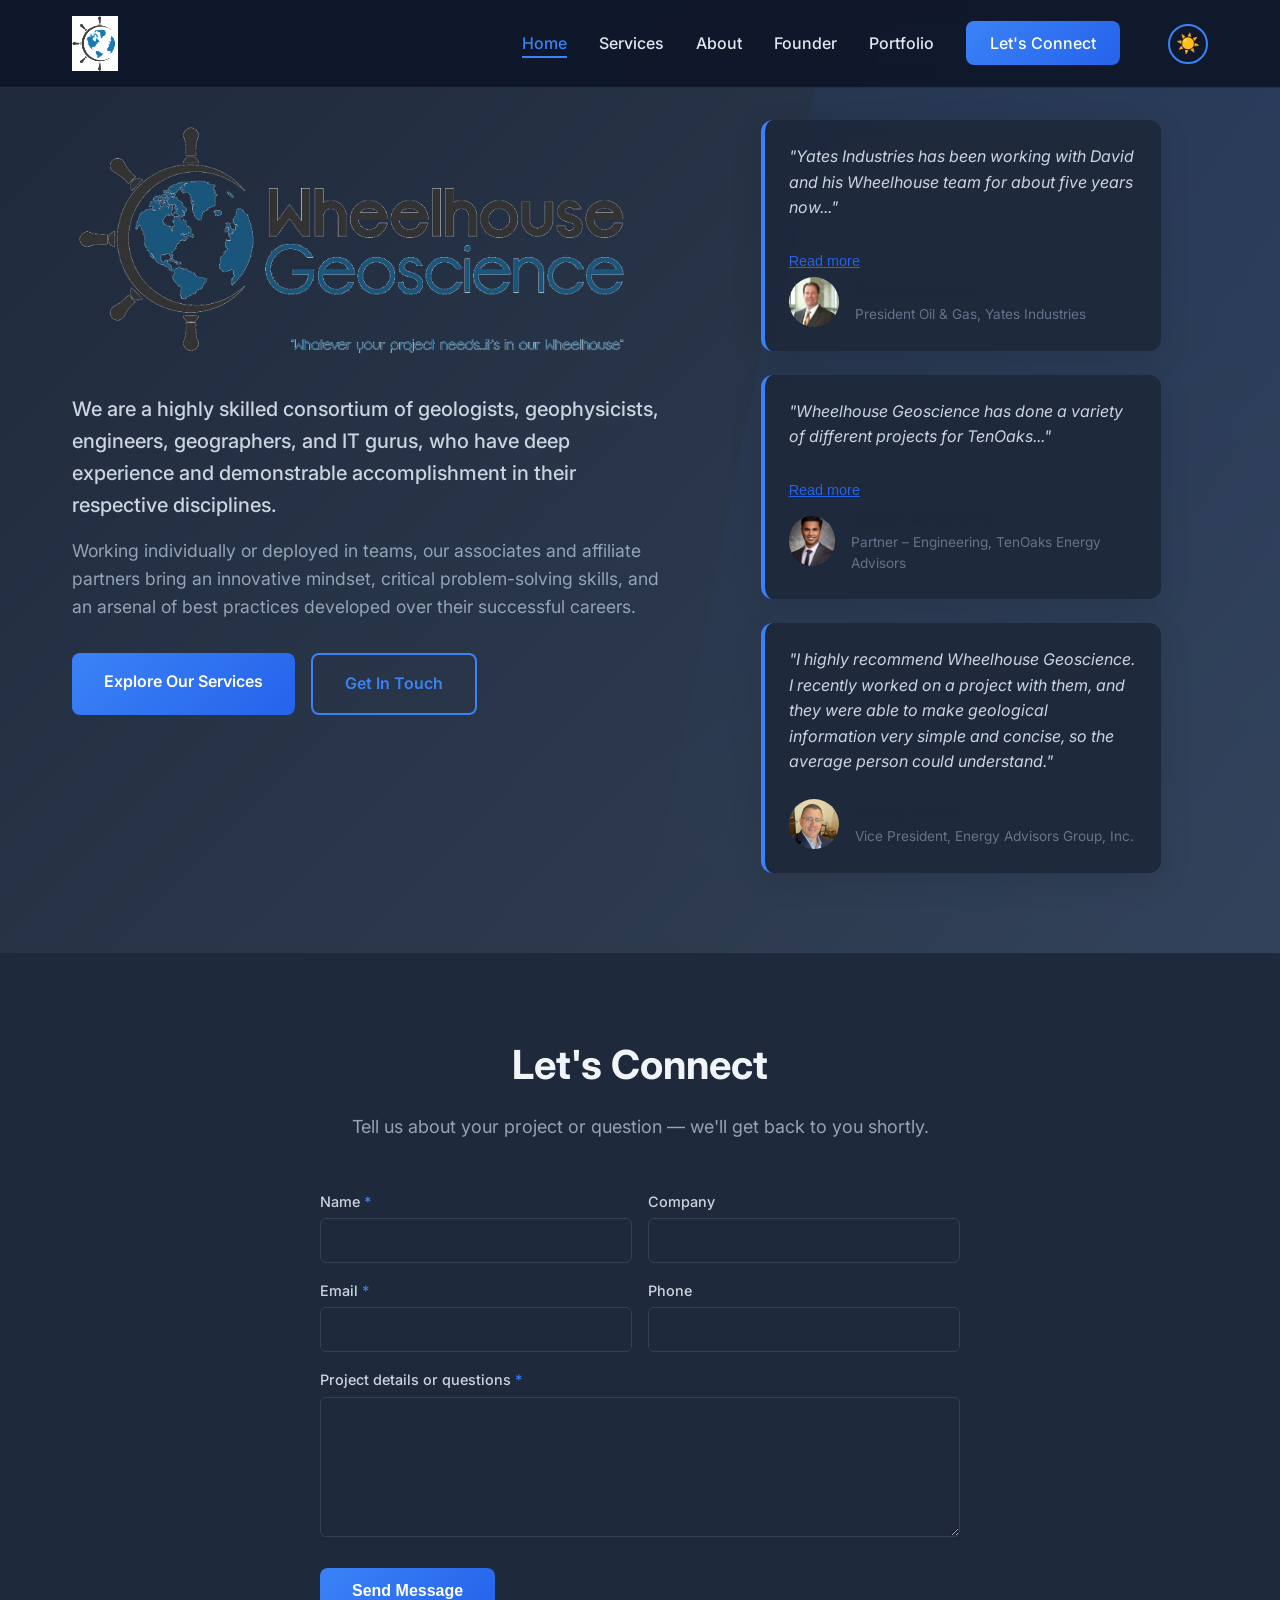
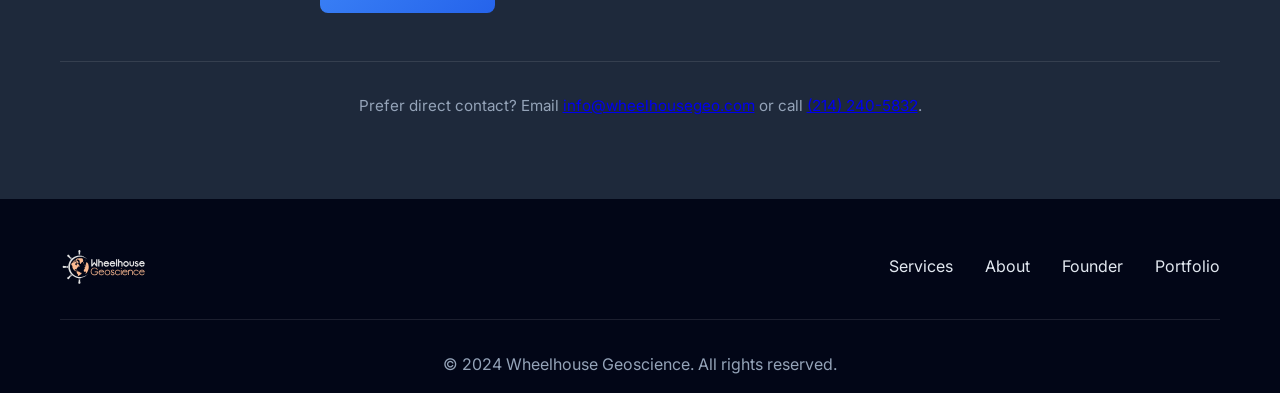
<file: index.html>
<!DOCTYPE html>
<html lang="en">
<head>
    <meta charset="UTF-8">
    <meta name="viewport" content="width=device-width, initial-scale=1.0">
    <title>Wheelhouse Geoscience - Professional Geoscience Consulting</title>
    <meta name="description" content="Wheelhouse Geoscience is a consortium of geologists, geophysicists, engineers, and geographers delivering professional geoscience consulting.">
    <meta property="og:type" content="website">
    <meta property="og:site_name" content="Wheelhouse Geoscience">
    <meta property="og:url" content="https://wheelhousegeo.com/">
    <meta property="og:title" content="Wheelhouse Geoscience - Professional Geoscience Consulting">
    <meta property="og:description" content="Whatever your project needs...it's in our Wheelhouse. A consortium of geoscientists, engineers, and IT experts.">
    <meta property="og:image" content="https://wheelhousegeo.com/newassets/Logo-Tagline_TransparentBackground.png">
    <meta property="og:image:alt" content="Wheelhouse Geoscience logo">
    <meta name="twitter:card" content="summary_large_image">
    <meta name="twitter:title" content="Wheelhouse Geoscience - Professional Geoscience Consulting">
    <meta name="twitter:description" content="Whatever your project needs...it's in our Wheelhouse.">
    <meta name="twitter:image" content="https://wheelhousegeo.com/newassets/Logo-Tagline_TransparentBackground.png">
    <link rel="stylesheet" href="styles.css">
    <link href="https://fonts.googleapis.com/css2?family=Inter:wght@300;400;500;600;700&display=swap" rel="stylesheet">
</head>
<body>
    <header class="header">
        <nav class="nav">
            <div class="nav-container">
                <div class="logo">
                    <a href="index.html"><img src="newassets/Logo_NoText.png" alt="Wheelhouse Geoscience" class="logo-img"></a>
                </div>
                
                <!-- Hamburger Menu Button -->
                <button class="hamburger" id="hamburger" aria-label="Toggle menu">
                    <span class="hamburger-line"></span>
                    <span class="hamburger-line"></span>
                    <span class="hamburger-line"></span>
                </button>
                
                <ul class="nav-menu" id="nav-menu">
                    <li><a href="index.html" class="nav-link active">Home</a></li>
                    <li><a href="services.html" class="nav-link">Services</a></li>
                    <li><a href="about.html" class="nav-link">About</a></li>
                    <li><a href="founder.html" class="nav-link">Founder</a></li>
                    <li><a href="portfolio.html" class="nav-link">Portfolio</a></li>
                    <li><a href="#contact" class="nav-link contact-btn">Let's Connect</a></li>
                    <li><button class="theme-toggle" id="theme-toggle" aria-label="Toggle dark mode">🌙</button></li>
                </ul>
            </div>
        </nav>
    </header>

    <main>
        <section class="hero">
            <div class="hero-container">
                <div class="hero-content">
                    <h1 class="hero-logo">
                        <img src="newassets/Logo-Tagline_TransparentBackground.png" alt="Wheelhouse Geoscience — Whatever your project needs, it's in our Wheelhouse" class="hero-logo-img">
                    </h1>
                    <p class="hero-subtitle">We are a highly skilled consortium of geologists, geophysicists, engineers, geographers, and IT gurus, who have deep experience and demonstrable accomplishment in their respective disciplines.</p>
                    <p class="hero-description">Working individually or deployed in teams, our associates and affiliate partners bring an innovative mindset, critical problem-solving skills, and an arsenal of best practices developed over their successful careers.</p>
                    <div class="hero-cta">
                        <a href="services.html" class="btn-primary">Explore Our Services</a>
                        <a href="#contact" class="btn-secondary">Get In Touch</a>
                    </div>
                </div>
                <div class="hero-testimonials">
                    <div class="testimonial-highlight expandable">
                        <blockquote class="testimonial-preview">"Yates Industries has been working with David and his Wheelhouse team for about five years now..."</blockquote>
                        <blockquote class="testimonial-full" style="display: none;">"Yates Industries has been working with David and his Wheelhouse team for about five years now. They have helped us with everything from reservoir characterization to operational planning to business development. That collaboration has had a positive, tangible impact on our organization. I wholeheartedly recommend Wheelhouse Geoscience to anyone who needs to leverage talent and experience to further their project's success."</blockquote>
                        <button class="read-more-btn">Read more</button>
                        <div class="testimonial-mini-author">
                            <img src="yates.jpeg" alt="Darrick Stallings" class="mini-author-photo">
                            <div>
                                <strong>Darrick Stallings</strong>
                                <p>President Oil & Gas, Yates Industries</p>
                            </div>
                        </div>
                    </div>
                    
                    <div class="testimonial-highlight expandable">
                        <blockquote class="testimonial-preview">"Wheelhouse Geoscience has done a variety of different projects for TenOaks..."</blockquote>
                        <blockquote class="testimonial-full" style="display: none;">"Wheelhouse Geoscience has done a variety of different projects for TenOaks. This includes well level work all the way to basin-wide field studies. Their attention to detail and the ability to meet tight deadlines has allowed TenOaks to maintain the high quality of standards that we have come to expect. They also have the ability to draw upon a deep bench of technical and geological knowledge that allows us to trust them with any of our geologic needs."</blockquote>
                        <button class="read-more-btn">Read more</button>
                        <div class="testimonial-mini-author">
                            <img src="ten_oaks.jpeg" alt="Jeevak Mattamana" class="mini-author-photo">
                            <div>
                                <strong>Jeevak Mattamana</strong>
                                <p>Partner – Engineering, TenOaks Energy Advisors</p>
                            </div>
                        </div>
                    </div>
                    
                    <div class="testimonial-highlight">
                        <blockquote>"I highly recommend Wheelhouse Geoscience. I recently worked on a project with them, and they were able to make geological information very simple and concise, so the average person could understand."</blockquote>
                        <div class="testimonial-mini-author">
                            <img src="energy_advisors_group.jpeg" alt="Wesley Adams" class="mini-author-photo">
                            <div>
                                <strong>Wesley Adams</strong>
                                <p>Vice President, Energy Advisors Group, Inc.</p>
                            </div>
                        </div>
                    </div>
                </div>
            </div>
        </section>



        <section id="contact" class="contact">
            <div class="container">
                <h2 class="section-title">Let's Connect</h2>
                <p class="section-subtitle">Tell us about your project or question — we'll get back to you shortly.</p>

                <form class="connect-form" action="https://formsubmit.co/info@wheelhousegeo.com" method="POST">
                    <input type="hidden" name="_subject" value="New inquiry from wheelhousegeo.com">
                    <input type="hidden" name="_template" value="table">
                    <input type="text" name="_honey" style="display:none" tabindex="-1" autocomplete="off">

                    <div class="form-row">
                        <div>
                            <label for="cf-name">Name <span class="required">*</span></label>
                            <input id="cf-name" type="text" name="Name" required>
                        </div>
                        <div>
                            <label for="cf-company">Company</label>
                            <input id="cf-company" type="text" name="Company">
                        </div>
                    </div>

                    <div class="form-row">
                        <div>
                            <label for="cf-email">Email <span class="required">*</span></label>
                            <input id="cf-email" type="email" name="Email" required>
                        </div>
                        <div>
                            <label for="cf-phone">Phone</label>
                            <input id="cf-phone" type="tel" name="Phone">
                        </div>
                    </div>

                    <div>
                        <label for="cf-message">Project details or questions <span class="required">*</span></label>
                        <textarea id="cf-message" name="Message" required></textarea>
                    </div>

                    <button type="submit">Send Message</button>
                </form>

                <div class="connect-direct">
                    Prefer direct contact? Email <a href="mailto:info@wheelhousegeo.com">info@wheelhousegeo.com</a> or call <a href="tel:+12142405832">(214) 240-5832</a>.
                </div>
            </div>
        </section>
    </main>

    <footer class="footer">
        <div class="container">
            <div class="footer-content">
                <div class="footer-logo">
                    <img src="logo/Wheelhouse Geoscience FF-01.svg" alt="Wheelhouse Geoscience" class="footer-logo-img">
                </div>
                <div class="footer-links">
                    <a href="services.html">Services</a>
                    <a href="about.html">About</a>
                    <a href="founder.html">Founder</a>
                    <a href="portfolio.html">Portfolio</a>
                </div>
            </div>
            <div class="footer-bottom">
                <p>&copy; 2024 Wheelhouse Geoscience. All rights reserved.</p>
            </div>
        </div>
    </footer>

    <script>
        // Theme toggle functionality
        document.addEventListener('DOMContentLoaded', function() {
            const themeToggle = document.getElementById('theme-toggle');
            const currentTheme = localStorage.getItem('theme') || 'dark';
            
            // Set initial theme
            document.documentElement.setAttribute('data-theme', currentTheme);
            themeToggle.textContent = currentTheme === 'dark' ? '☀️' : '🌙';
            
            themeToggle.addEventListener('click', function() {
                const currentTheme = document.documentElement.getAttribute('data-theme');
                const newTheme = currentTheme === 'dark' ? 'light' : 'dark';
                
                document.documentElement.setAttribute('data-theme', newTheme);
                localStorage.setItem('theme', newTheme);
                this.textContent = newTheme === 'dark' ? '☀️' : '🌙';
            });
            
            // Hamburger menu functionality
            const hamburger = document.getElementById('hamburger');
            const navMenu = document.getElementById('nav-menu');
            
            hamburger.addEventListener('click', function() {
                hamburger.classList.toggle('active');
                navMenu.classList.toggle('active');
                
                // Prevent body scroll when menu is open
                document.body.classList.toggle('nav-open');
            });
            
            // Close menu when clicking on nav links (for mobile)
            const navLinks = document.querySelectorAll('.nav-link');
            navLinks.forEach(link => {
                link.addEventListener('click', function() {
                    hamburger.classList.remove('active');
                    navMenu.classList.remove('active');
                    document.body.classList.remove('nav-open');
                });
            });
            
            // Close menu when clicking outside
            document.addEventListener('click', function(event) {
                const isClickInsideNav = navMenu.contains(event.target) || hamburger.contains(event.target);
                if (!isClickInsideNav && navMenu.classList.contains('active')) {
                    hamburger.classList.remove('active');
                    navMenu.classList.remove('active');
                    document.body.classList.remove('nav-open');
                }
            });
            
            // Read more functionality for testimonials
            const readMoreBtns = document.querySelectorAll('.read-more-btn');
            
            readMoreBtns.forEach(btn => {
                btn.addEventListener('click', function() {
                    const testimonial = this.closest('.testimonial-highlight');
                    const preview = testimonial.querySelector('.testimonial-preview');
                    const full = testimonial.querySelector('.testimonial-full');
                    
                    if (full.style.display === 'none') {
                        preview.style.display = 'none';
                        full.style.display = 'block';
                        this.textContent = 'Read less';
                    } else {
                        preview.style.display = 'block';
                        full.style.display = 'none';
                        this.textContent = 'Read more';
                    }
                });
            });
        });
    </script>
</body>
</html>
</file>
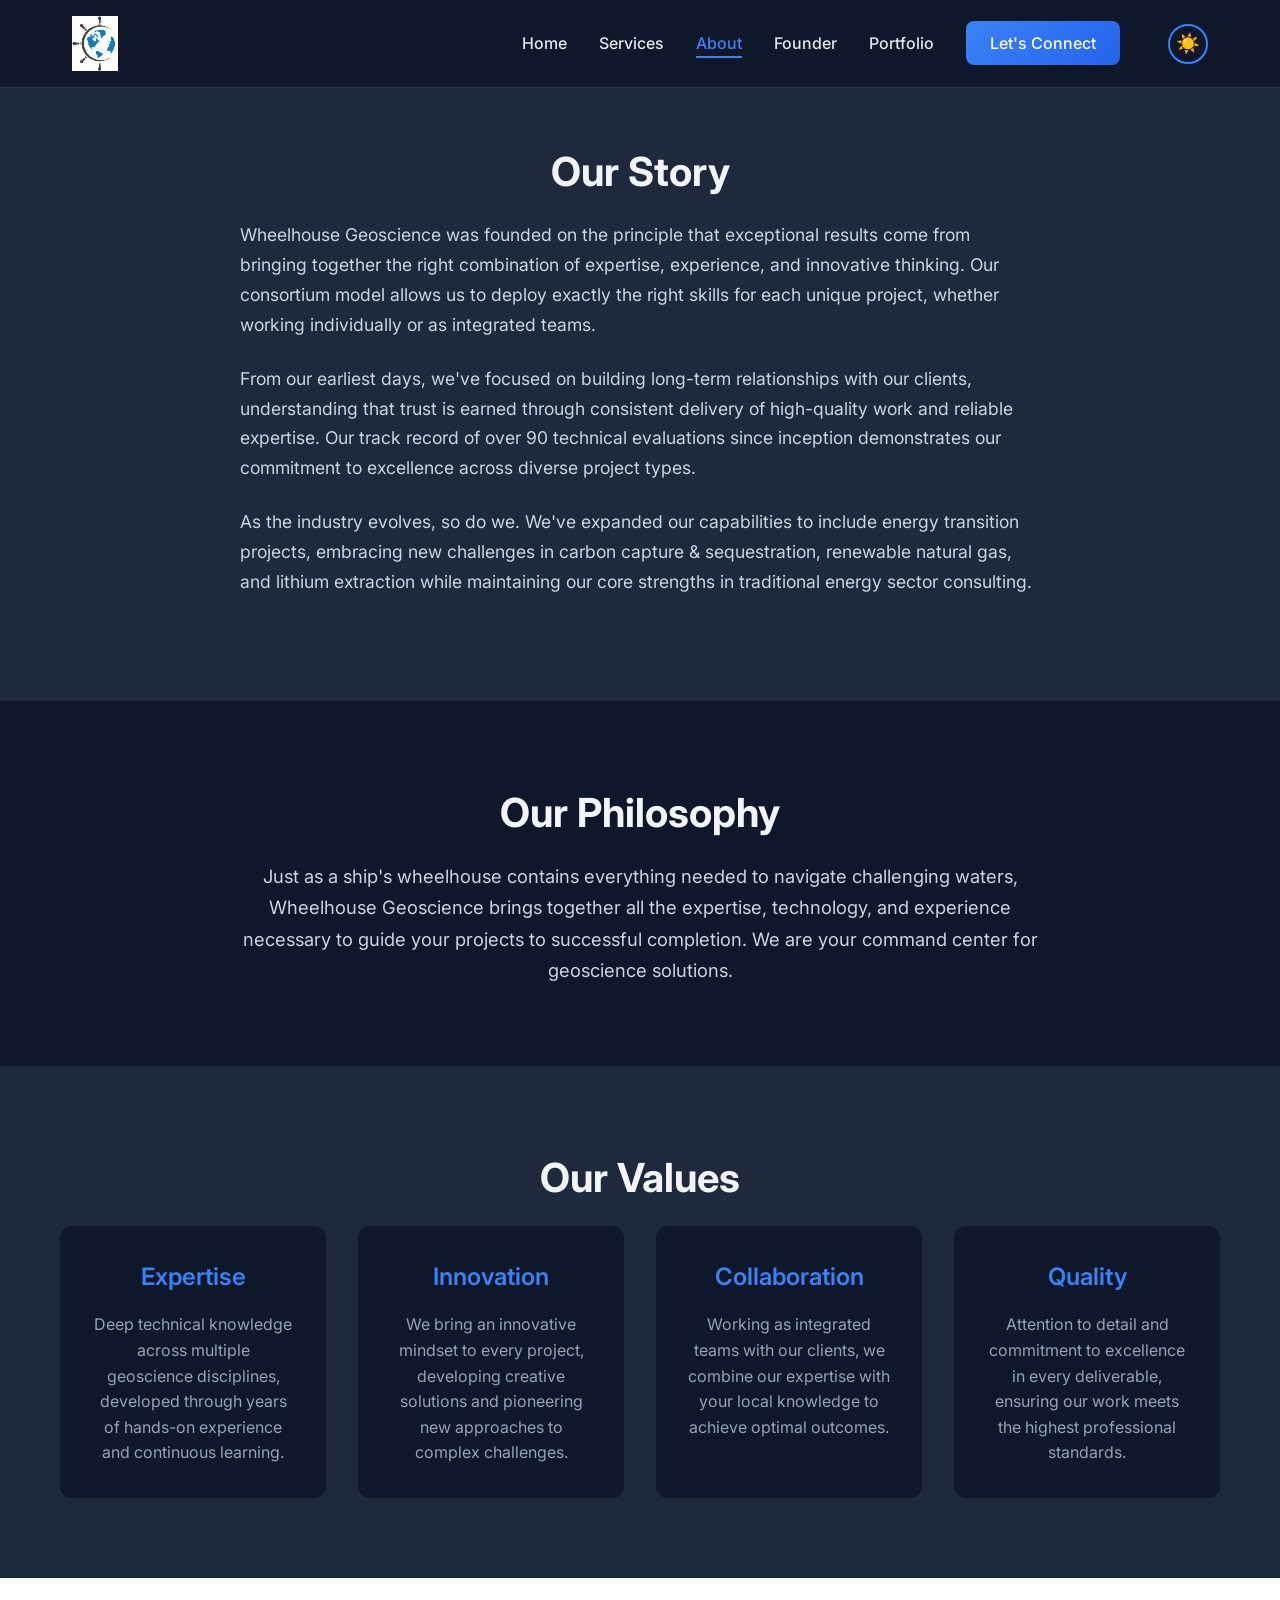
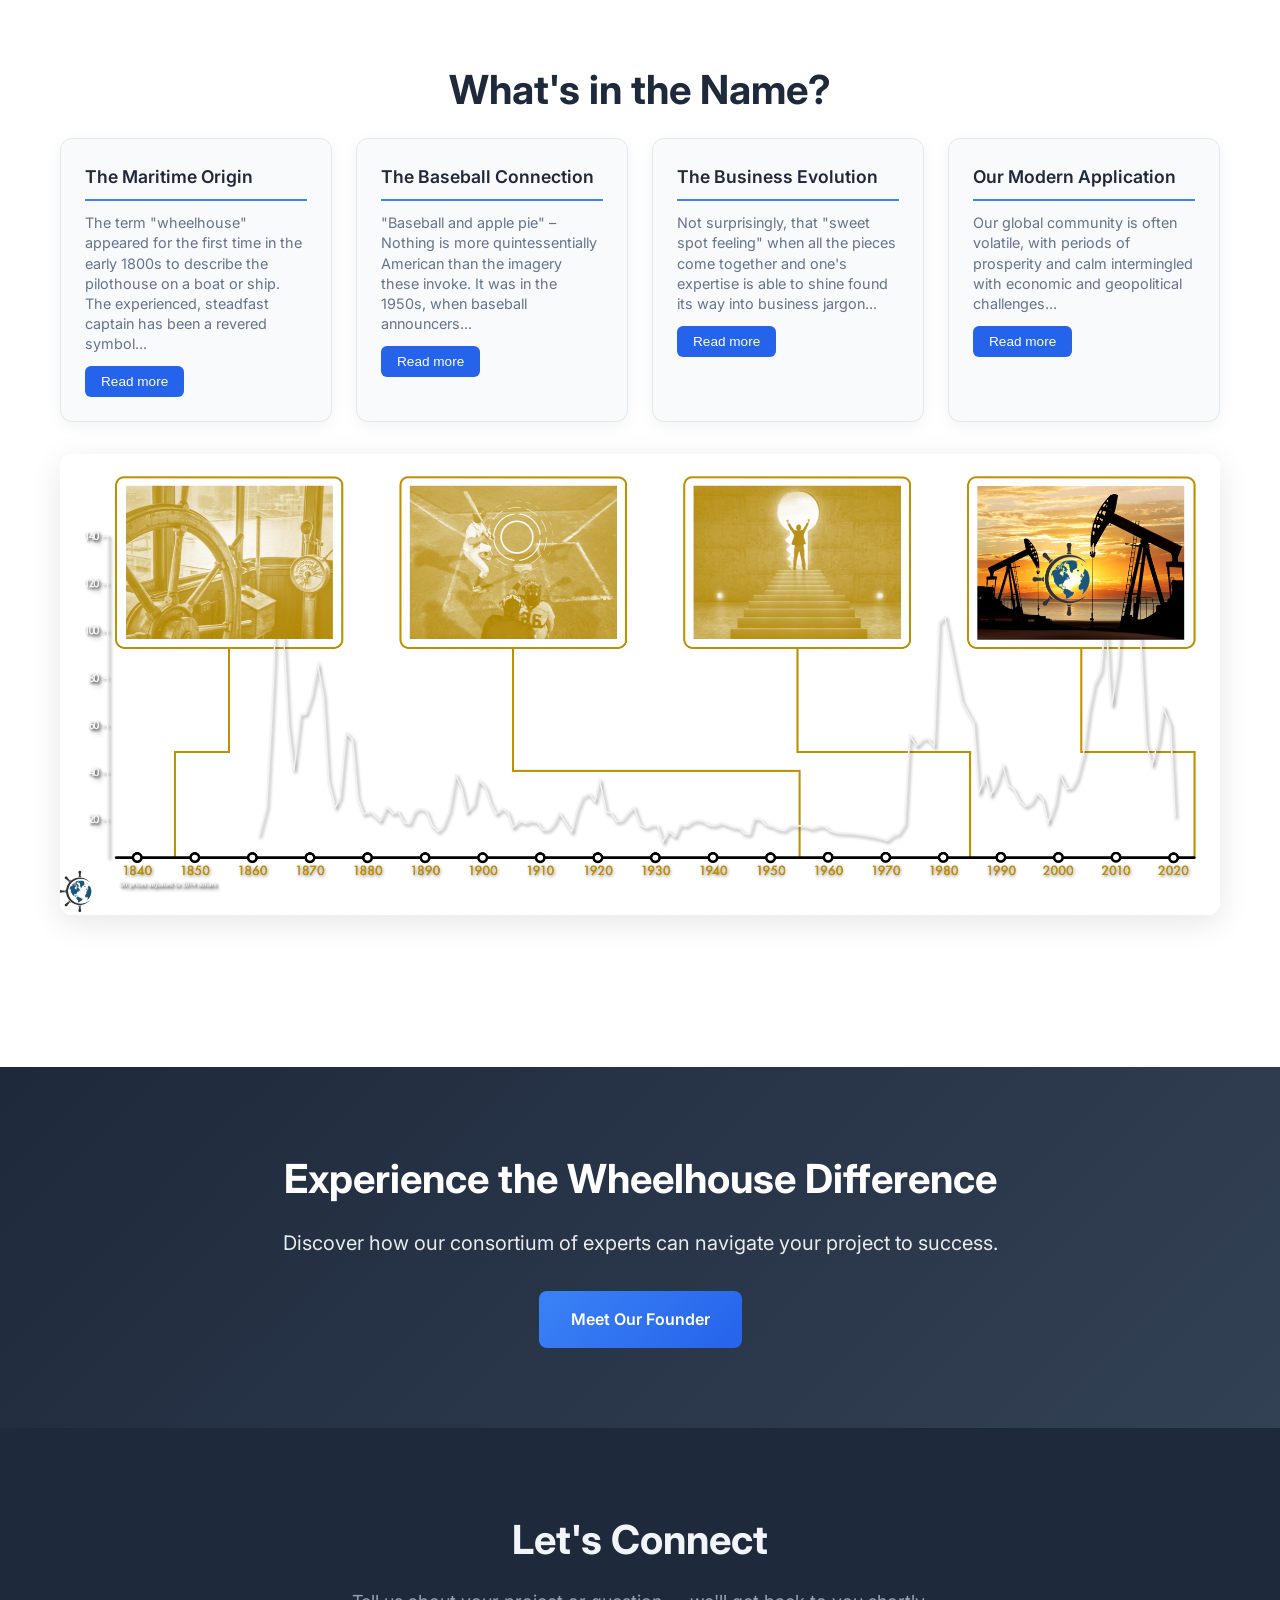
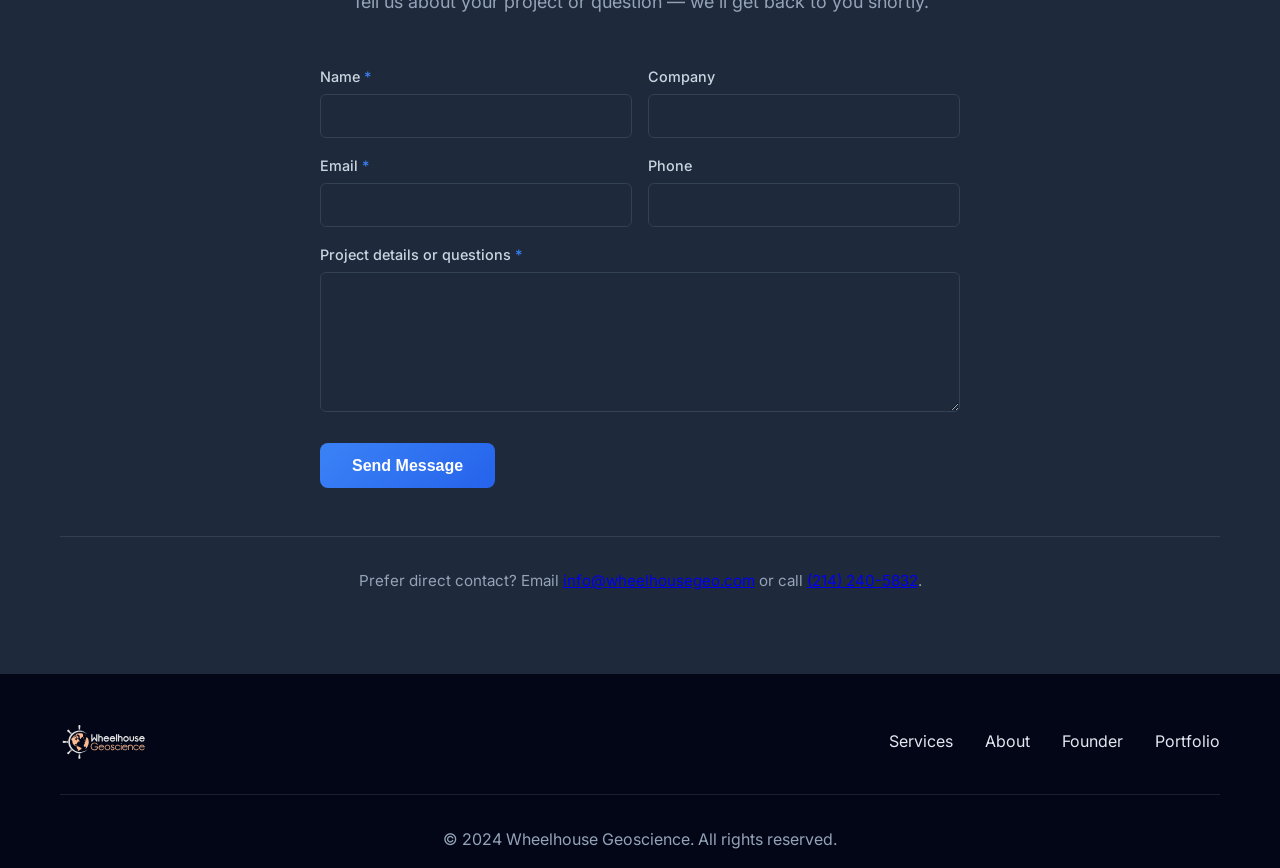
<file: about.html>
<!DOCTYPE html>
<html lang="en">
<head>
    <meta charset="UTF-8">
    <meta name="viewport" content="width=device-width, initial-scale=1.0">
    <title>About - Wheelhouse Geoscience</title>
    <meta name="description" content="Our philosophy — just as a ship's wheelhouse contains everything needed to navigate challenging waters, Wheelhouse Geoscience brings together the expertise to guide your projects to success.">
    <meta property="og:type" content="website">
    <meta property="og:site_name" content="Wheelhouse Geoscience">
    <meta property="og:url" content="https://wheelhousegeo.com/about.html">
    <meta property="og:title" content="About - Wheelhouse Geoscience">
    <meta property="og:description" content="Our philosophy and the story behind the name. Whatever your project needs...it's in our Wheelhouse.">
    <meta property="og:image" content="https://wheelhousegeo.com/newassets/Logo-Tagline_TransparentBackground.png">
    <meta property="og:image:alt" content="Wheelhouse Geoscience logo">
    <meta name="twitter:card" content="summary_large_image">
    <meta name="twitter:title" content="About - Wheelhouse Geoscience">
    <meta name="twitter:description" content="Our philosophy and the story behind the name.">
    <meta name="twitter:image" content="https://wheelhousegeo.com/newassets/Logo-Tagline_TransparentBackground.png">
    <link rel="stylesheet" href="styles.css">
    <link href="https://fonts.googleapis.com/css2?family=Inter:wght@300;400;500;600;700&display=swap" rel="stylesheet">
</head>
<body>
    <header class="header">
        <nav class="nav">
            <div class="nav-container">
                <div class="logo">
                    <a href="index.html"><img src="newassets/Logo_NoText.png" alt="Wheelhouse Geoscience" class="logo-img"></a>
                </div>
                
                <!-- Hamburger Menu Button -->
                <button class="hamburger" id="hamburger" aria-label="Toggle menu">
                    <span class="hamburger-line"></span>
                    <span class="hamburger-line"></span>
                    <span class="hamburger-line"></span>
                </button>
                
                <ul class="nav-menu" id="nav-menu">
                    <li><a href="index.html" class="nav-link">Home</a></li>
                    <li><a href="services.html" class="nav-link">Services</a></li>
                    <li><a href="about.html" class="nav-link active">About</a></li>
                    <li><a href="founder.html" class="nav-link">Founder</a></li>
                    <li><a href="portfolio.html" class="nav-link">Portfolio</a></li>
                    <li><a href="#contact" class="nav-link contact-btn">Let's Connect</a></li>
                    <li><button class="theme-toggle" id="theme-toggle" aria-label="Toggle dark mode">🌙</button></li>
                </ul>
            </div>
        </nav>
    </header>

    <main>
        <section class="about-story">
            <div class="container">
                <h2 class="section-title">Our Story</h2>
                <div class="story-content">
                    <p>Wheelhouse Geoscience was founded on the principle that exceptional results come from bringing together the right combination of expertise, experience, and innovative thinking. Our consortium model allows us to deploy exactly the right skills for each unique project, whether working individually or as integrated teams.</p>

                    <p>From our earliest days, we've focused on building long-term relationships with our clients, understanding that trust is earned through consistent delivery of high-quality work and reliable expertise. Our track record of over 90 technical evaluations since inception demonstrates our commitment to excellence across diverse project types.</p>

                    <p>As the industry evolves, so do we. We've expanded our capabilities to include energy transition projects, embracing new challenges in carbon capture & sequestration, renewable natural gas, and lithium extraction while maintaining our core strengths in traditional energy sector consulting.</p>
                </div>
            </div>
        </section>

        <section class="about-philosophy">
            <div class="container">
                <h2 class="section-title">Our Philosophy</h2>
                <div class="philosophy-content">
                    <p>Just as a ship's wheelhouse contains everything needed to navigate challenging waters, Wheelhouse Geoscience brings together all the expertise, technology, and experience necessary to guide your projects to successful completion. We are your command center for geoscience solutions.</p>
                </div>
            </div>
        </section>

        <section class="company-values">
            <div class="container">
                <h2 class="section-title">Our Values</h2>
                <div class="values-grid">
                    <div class="value-card">
                        <h3>Expertise</h3>
                        <p>Deep technical knowledge across multiple geoscience disciplines, developed through years of hands-on experience and continuous learning.</p>
                    </div>
                    <div class="value-card">
                        <h3>Innovation</h3>
                        <p>We bring an innovative mindset to every project, developing creative solutions and pioneering new approaches to complex challenges.</p>
                    </div>
                    <div class="value-card">
                        <h3>Collaboration</h3>
                        <p>Working as integrated teams with our clients, we combine our expertise with your local knowledge to achieve optimal outcomes.</p>
                    </div>
                    <div class="value-card">
                        <h3>Quality</h3>
                        <p>Attention to detail and commitment to excellence in every deliverable, ensuring our work meets the highest professional standards.</p>
                    </div>
                </div>
            </div>
        </section>

        <section class="about-name">
            <div class="container">
                <h2 class="section-title">What's in the Name?</h2>
                <div class="name-explanation">
                    <div class="timeline-boxes">
                        <div class="timeline-box">
                            <h4>The Maritime Origin</h4>
                            <p>The term "wheelhouse" appeared for the first time in the early 1800s to describe the pilothouse on a boat or ship. The experienced, steadfast captain has been a revered symbol...</p>
                            <button class="read-more-box-btn" data-modal-title="The Maritime Origin" data-modal-content="The term 'wheelhouse' appeared for the first time in the early 1800s to describe the pilothouse on a boat or ship. The experienced, steadfast captain has been a revered symbol in literature and lore for centuries. An example is the poem, 'O Captain! My Captain!,' by Walt Whitman, which is an ode to the great President Lincoln shortly after his death. Whitman admired Lincoln greatly and thought of him as the captain who had navigated America through some of its darkest, most treacherous seas. A passage from his poem captures this symbolism eloquently: 'The ship is anchor'd safe and sound, its voyage closed and done, From fearful trip the victor ship comes in with object won….'">Read more</button>
                        </div>
                        <div class="timeline-box">
                            <h4>The Baseball Connection</h4>
                            <p>"Baseball and apple pie" – Nothing is more quintessentially American than the imagery these invoke. It was in the 1950s, when baseball announcers...</p>
                            <button class="read-more-box-btn" data-modal-title="The Baseball Connection" data-modal-content="'Baseball and apple pie' – Nothing is more quintessentially American than the imagery these invoke. It was in the 1950s, when baseball announcers and reporters started referring to a batter's 'wheelhouse' as the area of the strike zone where a batter swings with the most power. Reporters also called this area the 'crush zone' and the 'kill zone'. In this fashion, the batter can tell from the moment the ball leaves the pitcher's hand that it's headed for his sweet spot…he knows in that moment that he's going to swing for the fences, connect, and score. That feeling, which can only come from experience and intuition, is bliss.">Read more</button>
                        </div>
                        <div class="timeline-box">
                            <h4>The Business Evolution</h4>
                            <p>Not surprisingly, that "sweet spot feeling" when all the pieces come together and one's expertise is able to shine found its way into business jargon...</p>
                            <button class="read-more-box-btn" data-modal-title="The Business Evolution" data-modal-content="Not surprisingly, that 'sweet spot feeling' when all the pieces come together and one's expertise is able to shine found its way into business jargon beginning in the 1980s. In this new, figurative sense, 'wheelhouse' means 'the field in which a person excels; one's strongest interest or ability.' (Oxford English Dictionary) Steadfast. Intuitive. Skilled. Experienced. These are the hallmarks that define us here at Wheelhouse Geoscience. When you place your project in our hands, rest assured we will deliver for you. After all, it's in our Wheelhouse.">Read more</button>
                        </div>
                        <div class="timeline-box">
                            <h4>Our Modern Application</h4>
                            <p>Our global community is often volatile, with periods of prosperity and calm intermingled with economic and geopolitical challenges...</p>
                            <button class="read-more-box-btn" data-modal-title="Our Modern Application" data-modal-content="Our global community is often volatile, with periods of prosperity and calm intermingled with economic and geopolitical challenges. Nowhere is this reflected more than in historical oil commodity prices, as shown here. In times of economic volatility, companies with vision see opportunity. Applying best-in-class expertise, they not only survive…they thrive. It's in that spirit that Wheelhouse Geoscience applies time-proven best practices while remaining on the cutting edge, allowing us to assist our clients to stand out and to prosper. So, what's in a name? Our reputation. Our promise.">Read more</button>
                        </div>
                    </div>
                    <div class="timeline-visual">
                        <img src="why_the_name.png" alt="Historical Timeline" class="timeline-img-full">
                    </div>
                </div>
            </div>
        </section>

        <section class="cta-section">
            <div class="container">
                <h2>Experience the Wheelhouse Difference</h2>
                <p>Discover how our consortium of experts can navigate your project to success.</p>
                <a href="founder.html" class="btn-primary">Meet Our Founder</a>
            </div>
        </section>

        <section id="contact" class="contact">
            <div class="container">
                <h2 class="section-title">Let's Connect</h2>
                <p class="section-subtitle">Tell us about your project or question — we'll get back to you shortly.</p>

                <form class="connect-form" action="https://formsubmit.co/info@wheelhousegeo.com" method="POST">
                    <input type="hidden" name="_subject" value="New inquiry from wheelhousegeo.com">
                    <input type="hidden" name="_template" value="table">
                    <input type="text" name="_honey" style="display:none" tabindex="-1" autocomplete="off">

                    <div class="form-row">
                        <div>
                            <label for="cf-name">Name <span class="required">*</span></label>
                            <input id="cf-name" type="text" name="Name" required>
                        </div>
                        <div>
                            <label for="cf-company">Company</label>
                            <input id="cf-company" type="text" name="Company">
                        </div>
                    </div>

                    <div class="form-row">
                        <div>
                            <label for="cf-email">Email <span class="required">*</span></label>
                            <input id="cf-email" type="email" name="Email" required>
                        </div>
                        <div>
                            <label for="cf-phone">Phone</label>
                            <input id="cf-phone" type="tel" name="Phone">
                        </div>
                    </div>

                    <div>
                        <label for="cf-message">Project details or questions <span class="required">*</span></label>
                        <textarea id="cf-message" name="Message" required></textarea>
                    </div>

                    <button type="submit">Send Message</button>
                </form>

                <div class="connect-direct">
                    Prefer direct contact? Email <a href="mailto:info@wheelhousegeo.com">info@wheelhousegeo.com</a> or call <a href="tel:+12142405832">(214) 240-5832</a>.
                </div>
            </div>
        </section>
    </main>

    <footer class="footer">
        <div class="container">
            <div class="footer-content">
                <div class="footer-logo">
                    <img src="logo/Wheelhouse Geoscience FF-01.svg" alt="Wheelhouse Geoscience" class="footer-logo-img">
                </div>
                <div class="footer-links">
                    <a href="services.html">Services</a>
                    <a href="about.html">About</a>
                    <a href="founder.html">Founder</a>
                    <a href="portfolio.html">Portfolio</a>
                </div>
            </div>
            <div class="footer-bottom">
                <p>&copy; 2024 Wheelhouse Geoscience. All rights reserved.</p>
            </div>
        </div>
    </footer>

    <!-- Modal for Read More Content -->
    <div class="modal-overlay" id="readMoreModal">
        <div class="modal-content">
            <div class="modal-header">
                <h3 class="modal-title" id="modalTitle">Story Details</h3>
                <button class="modal-close" id="modalClose">&times;</button>
            </div>
            <div class="modal-body" id="modalBody">
                <!-- Content will be inserted here -->
            </div>
        </div>
    </div>

    <script>
        // Theme toggle functionality
        document.addEventListener('DOMContentLoaded', function() {
            const themeToggle = document.getElementById('theme-toggle');
            const currentTheme = localStorage.getItem('theme') || 'dark';
            
            // Set initial theme
            document.documentElement.setAttribute('data-theme', currentTheme);
            themeToggle.textContent = currentTheme === 'dark' ? '☀️' : '🌙';
            
            themeToggle.addEventListener('click', function() {
                const currentTheme = document.documentElement.getAttribute('data-theme');
                const newTheme = currentTheme === 'dark' ? 'light' : 'dark';
                
                document.documentElement.setAttribute('data-theme', newTheme);
                localStorage.setItem('theme', newTheme);
                this.textContent = newTheme === 'dark' ? '☀️' : '🌙';
            });
            
            // Hamburger menu functionality
            const hamburger = document.getElementById('hamburger');
            const navMenu = document.getElementById('nav-menu');
            
            hamburger.addEventListener('click', function() {
                hamburger.classList.toggle('active');
                navMenu.classList.toggle('active');
                
                // Prevent body scroll when menu is open
                document.body.classList.toggle('nav-open');
            });
            
            // Close menu when clicking on nav links (for mobile)
            const navLinks = document.querySelectorAll('.nav-link');
            navLinks.forEach(link => {
                link.addEventListener('click', function() {
                    hamburger.classList.remove('active');
                    navMenu.classList.remove('active');
                    document.body.classList.remove('nav-open');
                });
            });
            
            // Close menu when clicking outside
            document.addEventListener('click', function(event) {
                const isClickInsideNav = navMenu.contains(event.target) || hamburger.contains(event.target);
                if (!isClickInsideNav && navMenu.classList.contains('active')) {
                    hamburger.classList.remove('active');
                    navMenu.classList.remove('active');
                    document.body.classList.remove('nav-open');
                }
            });
            
            // Modal functionality for about boxes
            const readMoreBoxBtns = document.querySelectorAll('.read-more-box-btn');
            const modal = document.getElementById('readMoreModal');
            const modalTitle = document.getElementById('modalTitle');
            const modalBody = document.getElementById('modalBody');
            const modalClose = document.getElementById('modalClose');
            
            readMoreBoxBtns.forEach(btn => {
                btn.addEventListener('click', function() {
                    const title = this.getAttribute('data-modal-title');
                    const content = this.getAttribute('data-modal-content');
                    
                    modalTitle.textContent = title;
                    modalBody.textContent = content;
                    modal.classList.add('active');
                    document.body.style.overflow = 'hidden'; // Prevent background scrolling
                });
            });
            
            // Close modal functionality
            function closeModal() {
                modal.classList.remove('active');
                document.body.style.overflow = ''; // Restore scrolling
            }
            
            modalClose.addEventListener('click', closeModal);
            
            // Close modal when clicking outside
            modal.addEventListener('click', function(e) {
                if (e.target === modal) {
                    closeModal();
                }
            });
            
            // Close modal with Escape key
            document.addEventListener('keydown', function(e) {
                if (e.key === 'Escape' && modal.classList.contains('active')) {
                    closeModal();
                }
            });
        });
    </script>
</body>
</html>
</file>
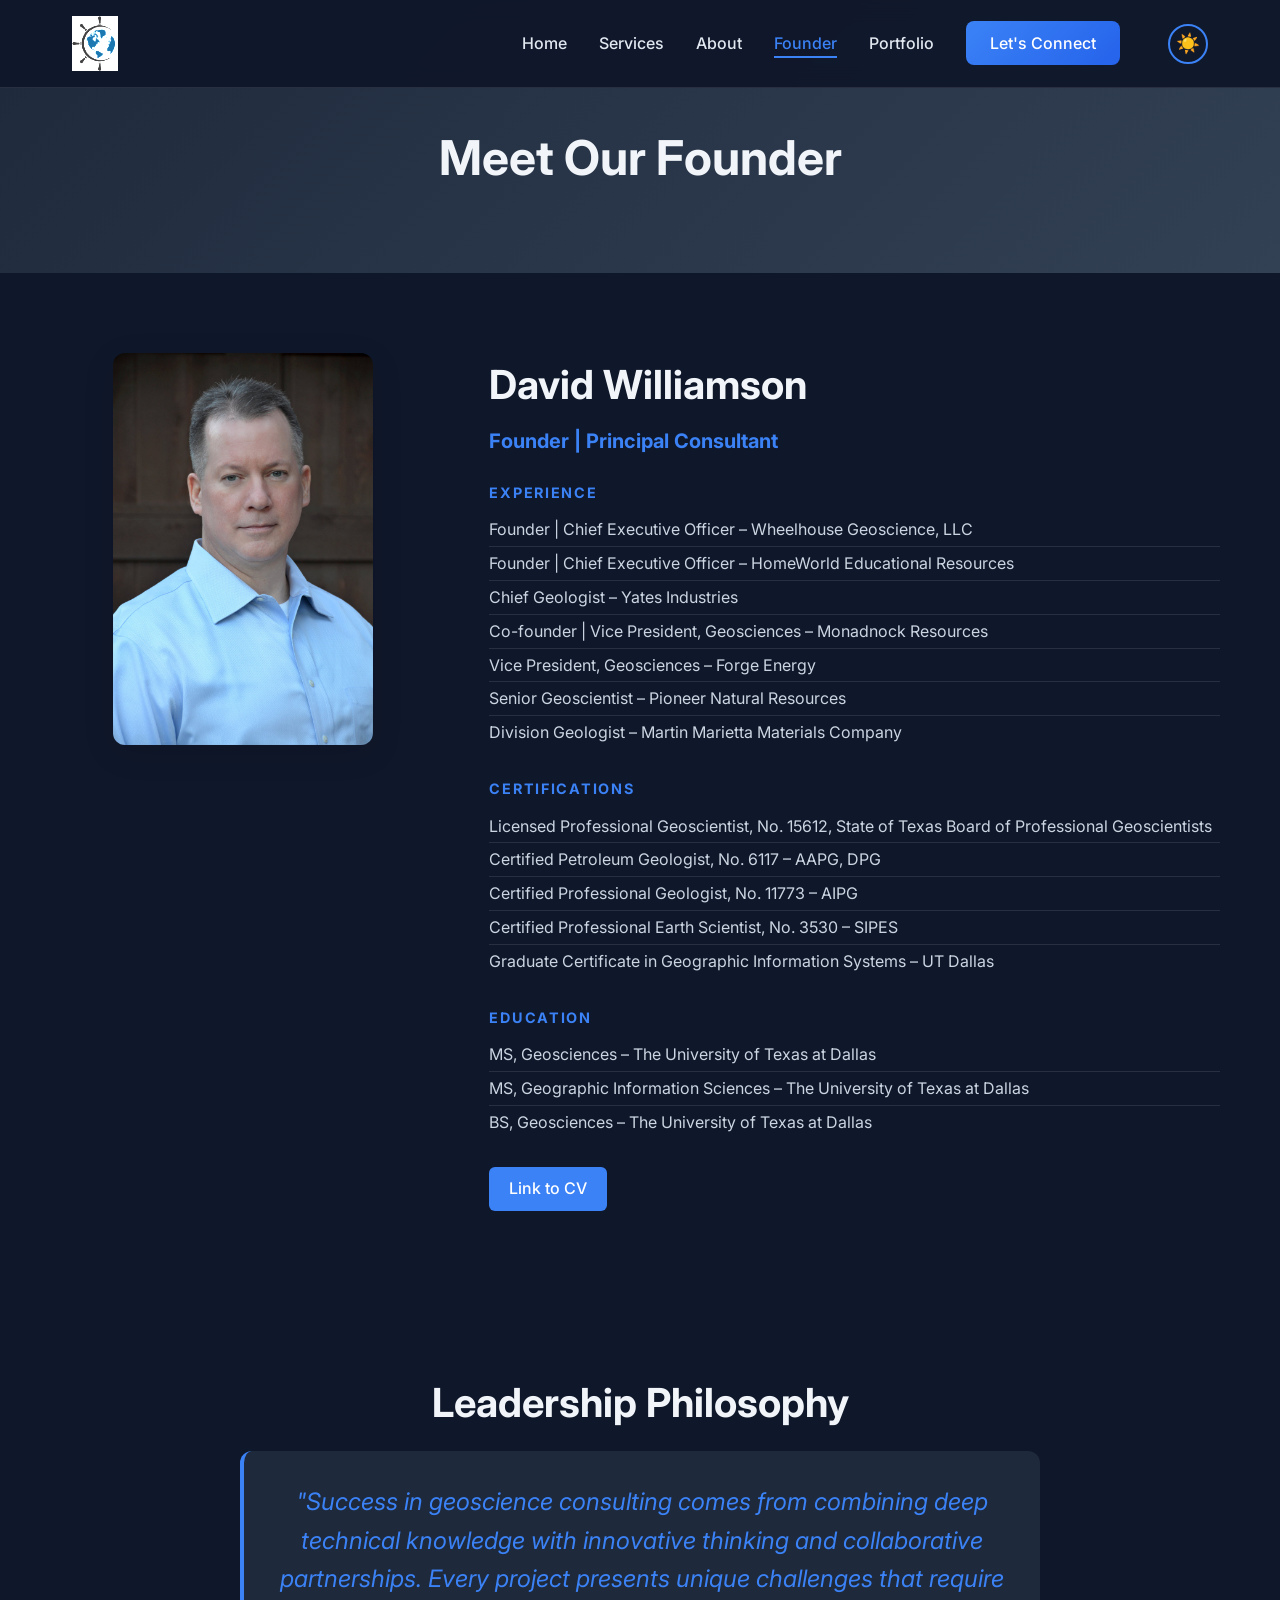
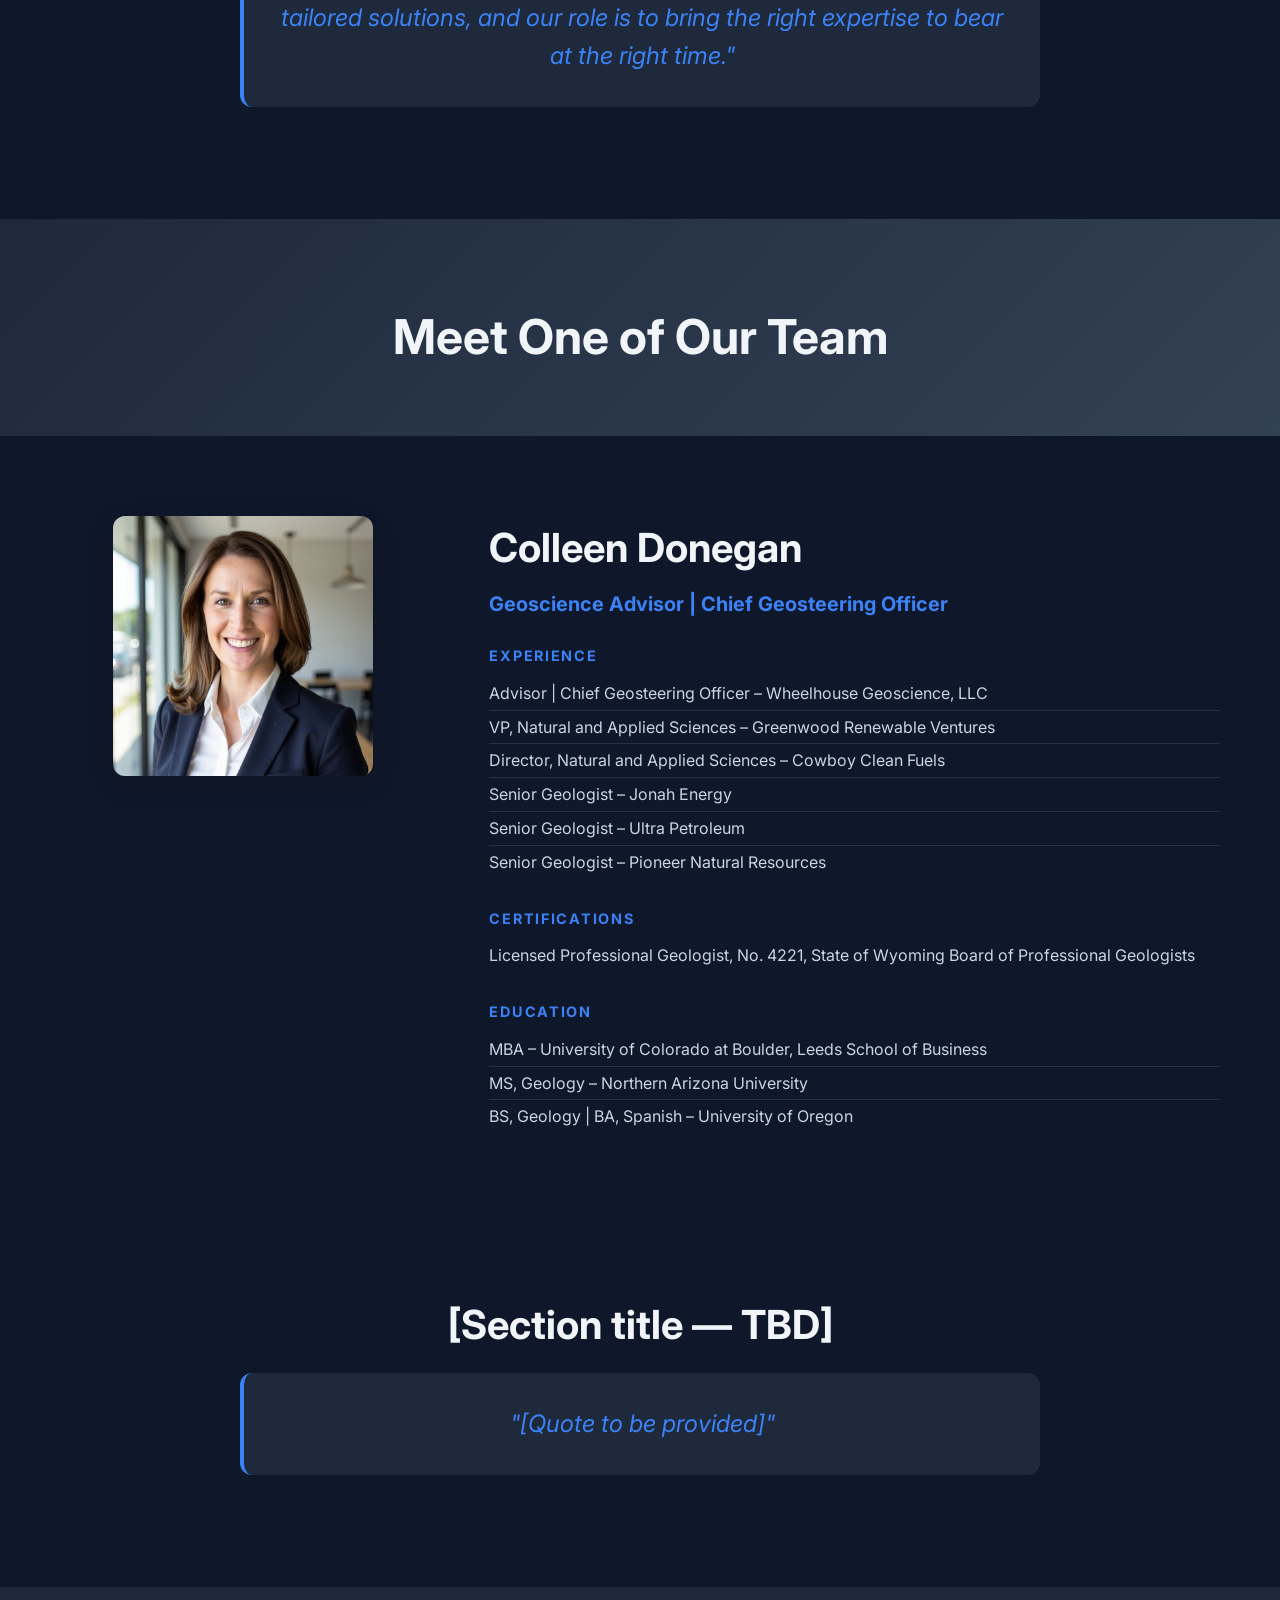
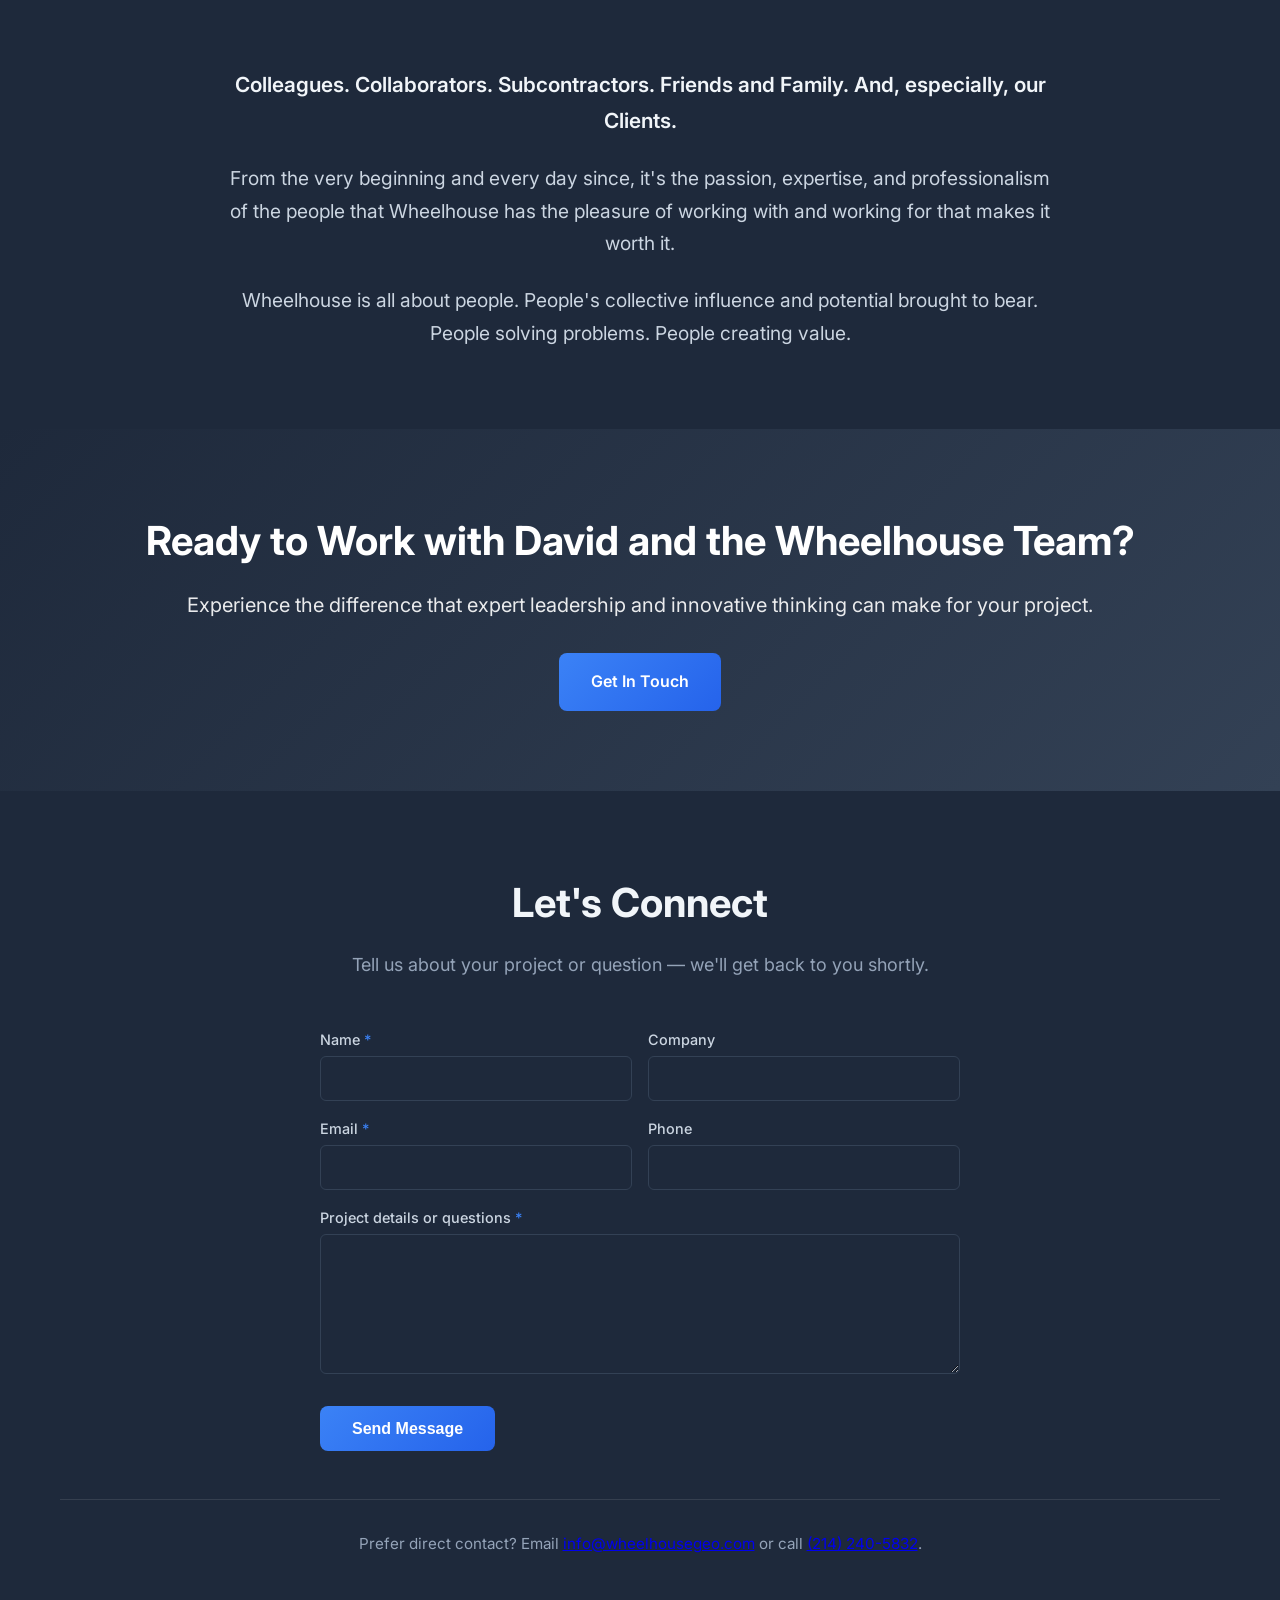
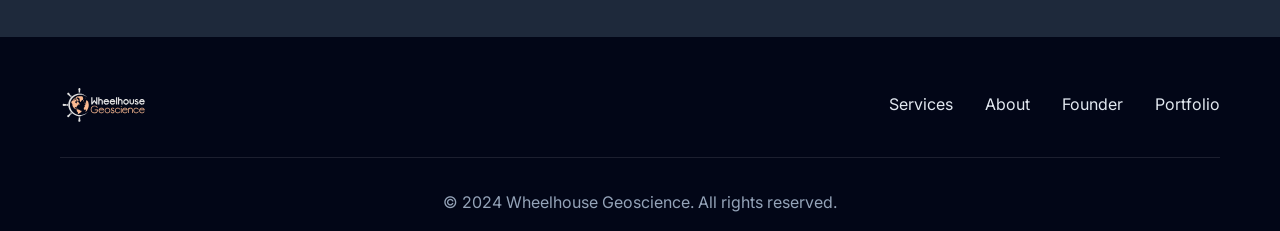
<file: founder.html>
<!DOCTYPE html>
<html lang="en">
<head>
    <meta charset="UTF-8">
    <meta name="viewport" content="width=device-width, initial-scale=1.0">
    <title>Founder - Wheelhouse Geoscience</title>
    <meta name="description" content="Meet David Williamson, founder of Wheelhouse Geoscience — decades of experience in geoscience consulting and a pioneer of retroactive batch geosteering.">
    <meta property="og:type" content="website">
    <meta property="og:site_name" content="Wheelhouse Geoscience">
    <meta property="og:url" content="https://wheelhousegeo.com/founder.html">
    <meta property="og:title" content="Founder - Wheelhouse Geoscience">
    <meta property="og:description" content="Meet David Williamson, founder of Wheelhouse Geoscience.">
    <meta property="og:image" content="https://wheelhousegeo.com/newassets/Logo-Tagline_TransparentBackground.png">
    <meta property="og:image:alt" content="Wheelhouse Geoscience logo">
    <meta name="twitter:card" content="summary_large_image">
    <meta name="twitter:title" content="Founder - Wheelhouse Geoscience">
    <meta name="twitter:description" content="Meet David Williamson, founder of Wheelhouse Geoscience.">
    <meta name="twitter:image" content="https://wheelhousegeo.com/newassets/Logo-Tagline_TransparentBackground.png">
    <link rel="stylesheet" href="styles.css">
    <link href="https://fonts.googleapis.com/css2?family=Inter:wght@300;400;500;600;700&display=swap" rel="stylesheet">
</head>
<body>
    <header class="header">
        <nav class="nav">
            <div class="nav-container">
                <div class="logo">
                    <a href="index.html"><img src="newassets/Logo_NoText.png" alt="Wheelhouse Geoscience" class="logo-img"></a>
                </div>
                
                <!-- Hamburger Menu Button -->
                <button class="hamburger" id="hamburger" aria-label="Toggle menu">
                    <span class="hamburger-line"></span>
                    <span class="hamburger-line"></span>
                    <span class="hamburger-line"></span>
                </button>
                
                <ul class="nav-menu" id="nav-menu">
                    <li><a href="index.html" class="nav-link">Home</a></li>
                    <li><a href="services.html" class="nav-link">Services</a></li>
                    <li><a href="about.html" class="nav-link">About</a></li>
                    <li><a href="founder.html" class="nav-link active">Founder</a></li>
                    <li><a href="portfolio.html" class="nav-link">Portfolio</a></li>
                    <li><a href="#contact" class="nav-link contact-btn">Let's Connect</a></li>
                    <li><button class="theme-toggle" id="theme-toggle" aria-label="Toggle dark mode">🌙</button></li>
                </ul>
            </div>
        </nav>
    </header>

    <main>
        <section class="page-hero">
            <div class="container">
                <h1 class="page-title">Meet Our Founder</h1>
            </div>
        </section>

        <section class="founder-profile">
            <div class="container">
                <div class="founder-layout">
                    <div class="founder-image">
                        <img src="owner_headshot.jpg" alt="David Williamson" class="founder-photo">
                    </div>
                    <div class="founder-content">
                        <h2>David Williamson</h2>
                        <h3>Founder | Principal Consultant</h3>

                        <div class="credentials">
                            <div class="credential-section">
                                <h4>Experience</h4>
                                <ul>
                                    <li>Founder | Chief Executive Officer – Wheelhouse Geoscience, LLC</li>
                                    <li>Founder | Chief Executive Officer – HomeWorld Educational Resources</li>
                                    <li>Chief Geologist – Yates Industries</li>
                                    <li>Co-founder | Vice President, Geosciences – Monadnock Resources</li>
                                    <li>Vice President, Geosciences – Forge Energy</li>
                                    <li>Senior Geoscientist – Pioneer Natural Resources</li>
                                    <li>Division Geologist – Martin Marietta Materials Company</li>
                                </ul>
                            </div>
                            <div class="credential-section">
                                <h4>Certifications</h4>
                                <ul>
                                    <li>Licensed Professional Geoscientist, No. 15612, State of Texas Board of Professional Geoscientists</li>
                                    <li>Certified Petroleum Geologist, No. 6117 – AAPG, DPG</li>
                                    <li>Certified Professional Geologist, No. 11773 – AIPG</li>
                                    <li>Certified Professional Earth Scientist, No. 3530 – SIPES</li>
                                    <li>Graduate Certificate in Geographic Information Systems – UT Dallas</li>
                                </ul>
                            </div>
                            <div class="credential-section">
                                <h4>Education</h4>
                                <ul>
                                    <li>MS, Geosciences – The University of Texas at Dallas</li>
                                    <li>MS, Geographic Information Sciences – The University of Texas at Dallas</li>
                                    <li>BS, Geosciences – The University of Texas at Dallas</li>
                                </ul>
                            </div>
                        </div>

                        <a href="newassets/DavidWilliamson_Resume_2026GEO.pdf" class="cv-link" target="_blank" rel="noopener">Link to CV</a>
                    </div>
                </div>
            </div>
        </section>

        <section class="founder-philosophy">
            <div class="container">
                <h2 class="section-title">Leadership Philosophy</h2>
                <div class="philosophy-content">
                    <blockquote>
                        "Success in geoscience consulting comes from combining deep technical knowledge with innovative thinking and collaborative partnerships. Every project presents unique challenges that require tailored solutions, and our role is to bring the right expertise to bear at the right time."
                    </blockquote>
                </div>
            </div>
        </section>

        <section class="team-divider">
            <div class="container">
                <h2 class="page-title">Meet One of Our Team</h2>
            </div>
        </section>

        <section class="founder-profile">
            <div class="container">
                <div class="founder-layout">
                    <div class="founder-image">
                        <img src="newassets/Colleen Donegan.jpg" alt="Colleen Donegan" class="founder-photo">
                    </div>
                    <div class="founder-content">
                        <h2>Colleen Donegan</h2>
                        <h3>Geoscience Advisor | Chief Geosteering Officer</h3>

                        <div class="credentials">
                            <div class="credential-section">
                                <h4>Experience</h4>
                                <ul>
                                    <li>Advisor | Chief Geosteering Officer – Wheelhouse Geoscience, LLC</li>
                                    <li>VP, Natural and Applied Sciences – Greenwood Renewable Ventures</li>
                                    <li>Director, Natural and Applied Sciences – Cowboy Clean Fuels</li>
                                    <li>Senior Geologist – Jonah Energy</li>
                                    <li>Senior Geologist – Ultra Petroleum</li>
                                    <li>Senior Geologist – Pioneer Natural Resources</li>
                                </ul>
                            </div>
                            <div class="credential-section">
                                <h4>Certifications</h4>
                                <ul>
                                    <li>Licensed Professional Geologist, No. 4221, State of Wyoming Board of Professional Geologists</li>
                                </ul>
                            </div>
                            <div class="credential-section">
                                <h4>Education</h4>
                                <ul>
                                    <li>MBA – University of Colorado at Boulder, Leeds School of Business</li>
                                    <li>MS, Geology – Northern Arizona University</li>
                                    <li>BS, Geology | BA, Spanish – University of Oregon</li>
                                </ul>
                            </div>
                        </div>
                    </div>
                </div>
            </div>
        </section>

        <section class="founder-philosophy">
            <div class="container">
                <h2 class="section-title">[Section title — TBD]</h2>
                <div class="philosophy-content">
                    <blockquote>
                        "[Quote to be provided]"
                    </blockquote>
                </div>
            </div>
        </section>

        <section class="people-section">
            <div class="container">
                <div class="people-content">
                    <p>Colleagues. Collaborators. Subcontractors. Friends and Family. And, especially, our Clients.</p>
                    <p>From the very beginning and every day since, it's the passion, expertise, and professionalism of the people that Wheelhouse has the pleasure of working with and working for that makes it worth it.</p>
                    <p>Wheelhouse is all about people. People's collective influence and potential brought to bear. People solving problems. People creating value.</p>
                </div>
            </div>
        </section>

        <section class="cta-section">
            <div class="container">
                <h2>Ready to Work with David and the Wheelhouse Team?</h2>
                <p>Experience the difference that expert leadership and innovative thinking can make for your project.</p>
                <a href="#contact" class="btn-primary">Get In Touch</a>
            </div>
        </section>

        <section id="contact" class="contact">
            <div class="container">
                <h2 class="section-title">Let's Connect</h2>
                <p class="section-subtitle">Tell us about your project or question — we'll get back to you shortly.</p>

                <form class="connect-form" action="https://formsubmit.co/info@wheelhousegeo.com" method="POST">
                    <input type="hidden" name="_subject" value="New inquiry from wheelhousegeo.com">
                    <input type="hidden" name="_template" value="table">
                    <input type="text" name="_honey" style="display:none" tabindex="-1" autocomplete="off">

                    <div class="form-row">
                        <div>
                            <label for="cf-name">Name <span class="required">*</span></label>
                            <input id="cf-name" type="text" name="Name" required>
                        </div>
                        <div>
                            <label for="cf-company">Company</label>
                            <input id="cf-company" type="text" name="Company">
                        </div>
                    </div>

                    <div class="form-row">
                        <div>
                            <label for="cf-email">Email <span class="required">*</span></label>
                            <input id="cf-email" type="email" name="Email" required>
                        </div>
                        <div>
                            <label for="cf-phone">Phone</label>
                            <input id="cf-phone" type="tel" name="Phone">
                        </div>
                    </div>

                    <div>
                        <label for="cf-message">Project details or questions <span class="required">*</span></label>
                        <textarea id="cf-message" name="Message" required></textarea>
                    </div>

                    <button type="submit">Send Message</button>
                </form>

                <div class="connect-direct">
                    Prefer direct contact? Email <a href="mailto:info@wheelhousegeo.com">info@wheelhousegeo.com</a> or call <a href="tel:+12142405832">(214) 240-5832</a>.
                </div>
            </div>
        </section>
    </main>

    <footer class="footer">
        <div class="container">
            <div class="footer-content">
                <div class="footer-logo">
                    <img src="logo/Wheelhouse Geoscience FF-01.svg" alt="Wheelhouse Geoscience" class="footer-logo-img">
                </div>
                <div class="footer-links">
                    <a href="services.html">Services</a>
                    <a href="about.html">About</a>
                    <a href="founder.html">Founder</a>
                    <a href="portfolio.html">Portfolio</a>
                </div>
            </div>
            <div class="footer-bottom">
                <p>&copy; 2024 Wheelhouse Geoscience. All rights reserved.</p>
            </div>
        </div>
    </footer>

    <script>
        // Theme toggle functionality
        document.addEventListener('DOMContentLoaded', function() {
            const themeToggle = document.getElementById('theme-toggle');
            const currentTheme = localStorage.getItem('theme') || 'dark';
            
            // Set initial theme
            document.documentElement.setAttribute('data-theme', currentTheme);
            themeToggle.textContent = currentTheme === 'dark' ? '☀️' : '🌙';
            
            themeToggle.addEventListener('click', function() {
                const currentTheme = document.documentElement.getAttribute('data-theme');
                const newTheme = currentTheme === 'dark' ? 'light' : 'dark';
                
                document.documentElement.setAttribute('data-theme', newTheme);
                localStorage.setItem('theme', newTheme);
                this.textContent = newTheme === 'dark' ? '☀️' : '🌙';
            });
            
            // Hamburger menu functionality
            const hamburger = document.getElementById('hamburger');
            const navMenu = document.getElementById('nav-menu');
            
            hamburger.addEventListener('click', function() {
                hamburger.classList.toggle('active');
                navMenu.classList.toggle('active');
                
                // Prevent body scroll when menu is open
                document.body.classList.toggle('nav-open');
            });
            
            // Close menu when clicking on nav links (for mobile)
            const navLinks = document.querySelectorAll('.nav-link');
            navLinks.forEach(link => {
                link.addEventListener('click', function() {
                    hamburger.classList.remove('active');
                    navMenu.classList.remove('active');
                    document.body.classList.remove('nav-open');
                });
            });
            
            // Close menu when clicking outside
            document.addEventListener('click', function(event) {
                const isClickInsideNav = navMenu.contains(event.target) || hamburger.contains(event.target);
                if (!isClickInsideNav && navMenu.classList.contains('active')) {
                    hamburger.classList.remove('active');
                    navMenu.classList.remove('active');
                    document.body.classList.remove('nav-open');
                }
            });
        });
    </script>
</body>
</html>
</file>
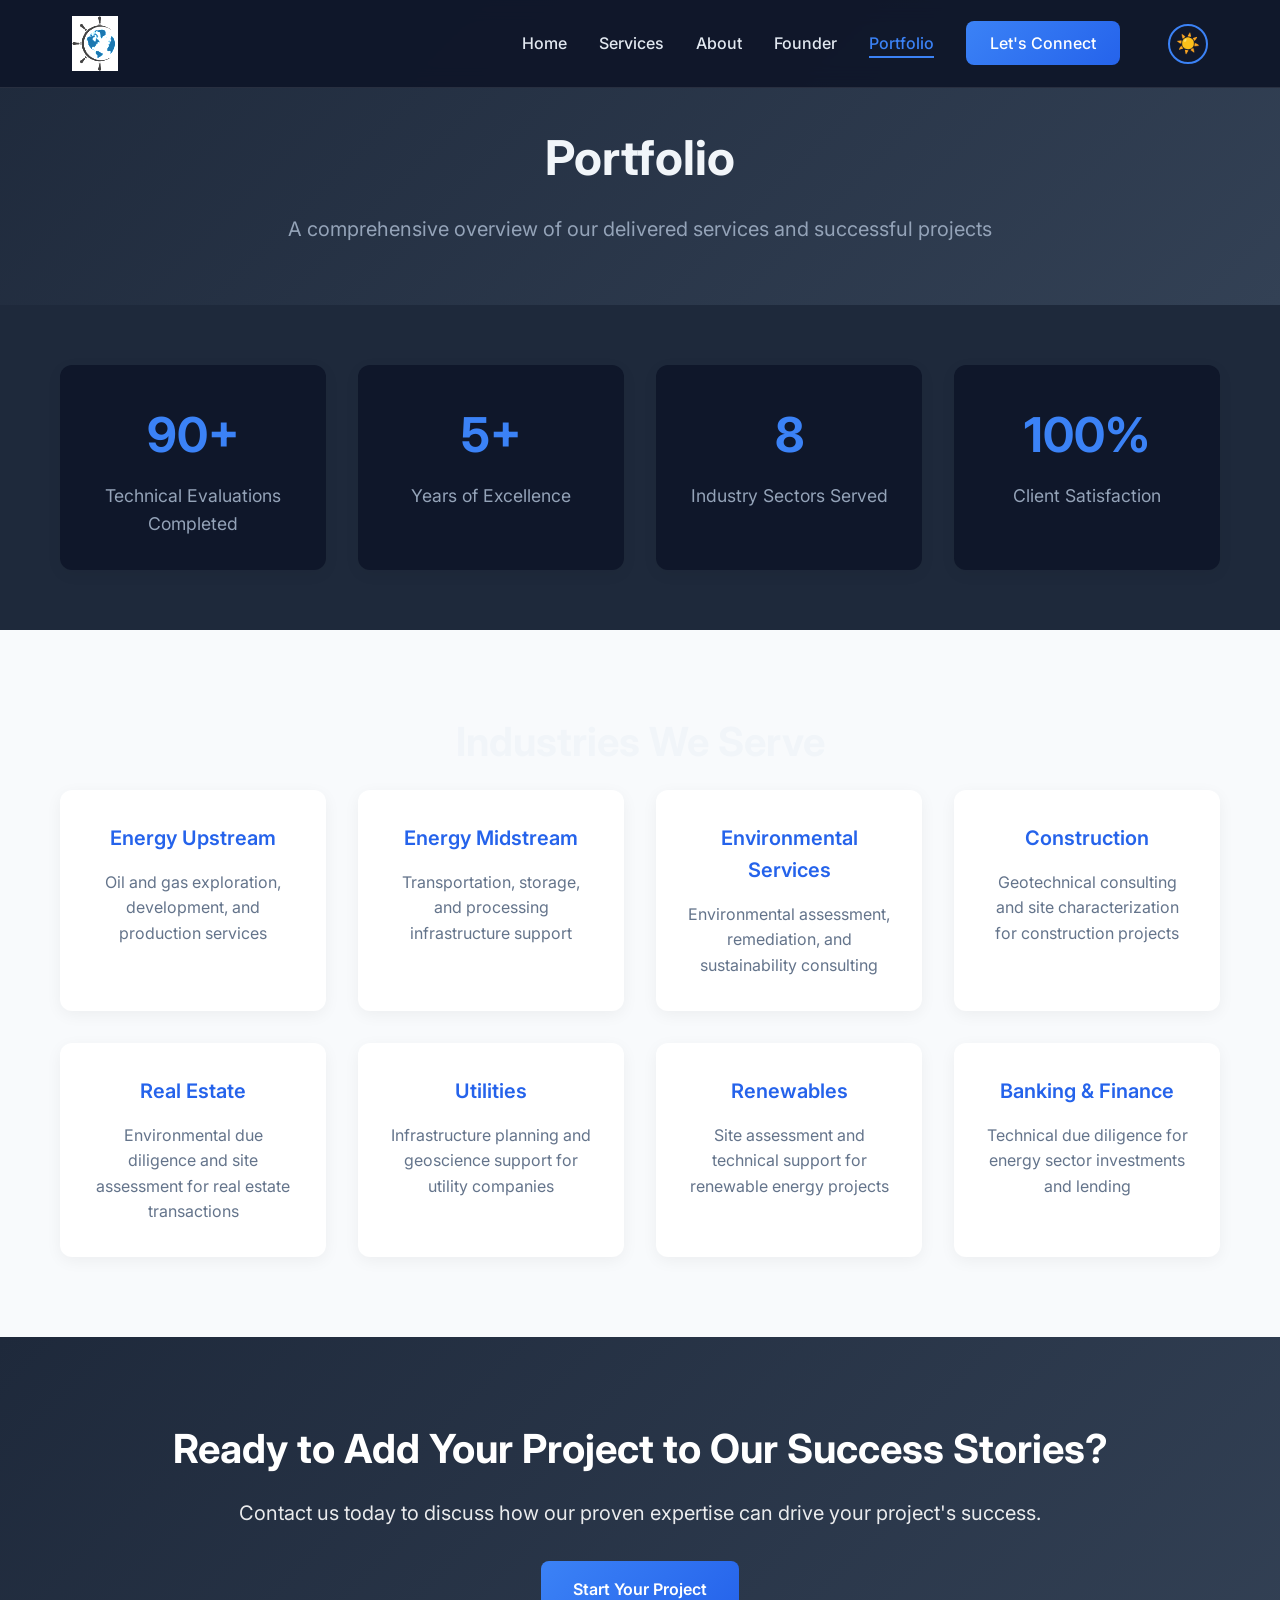
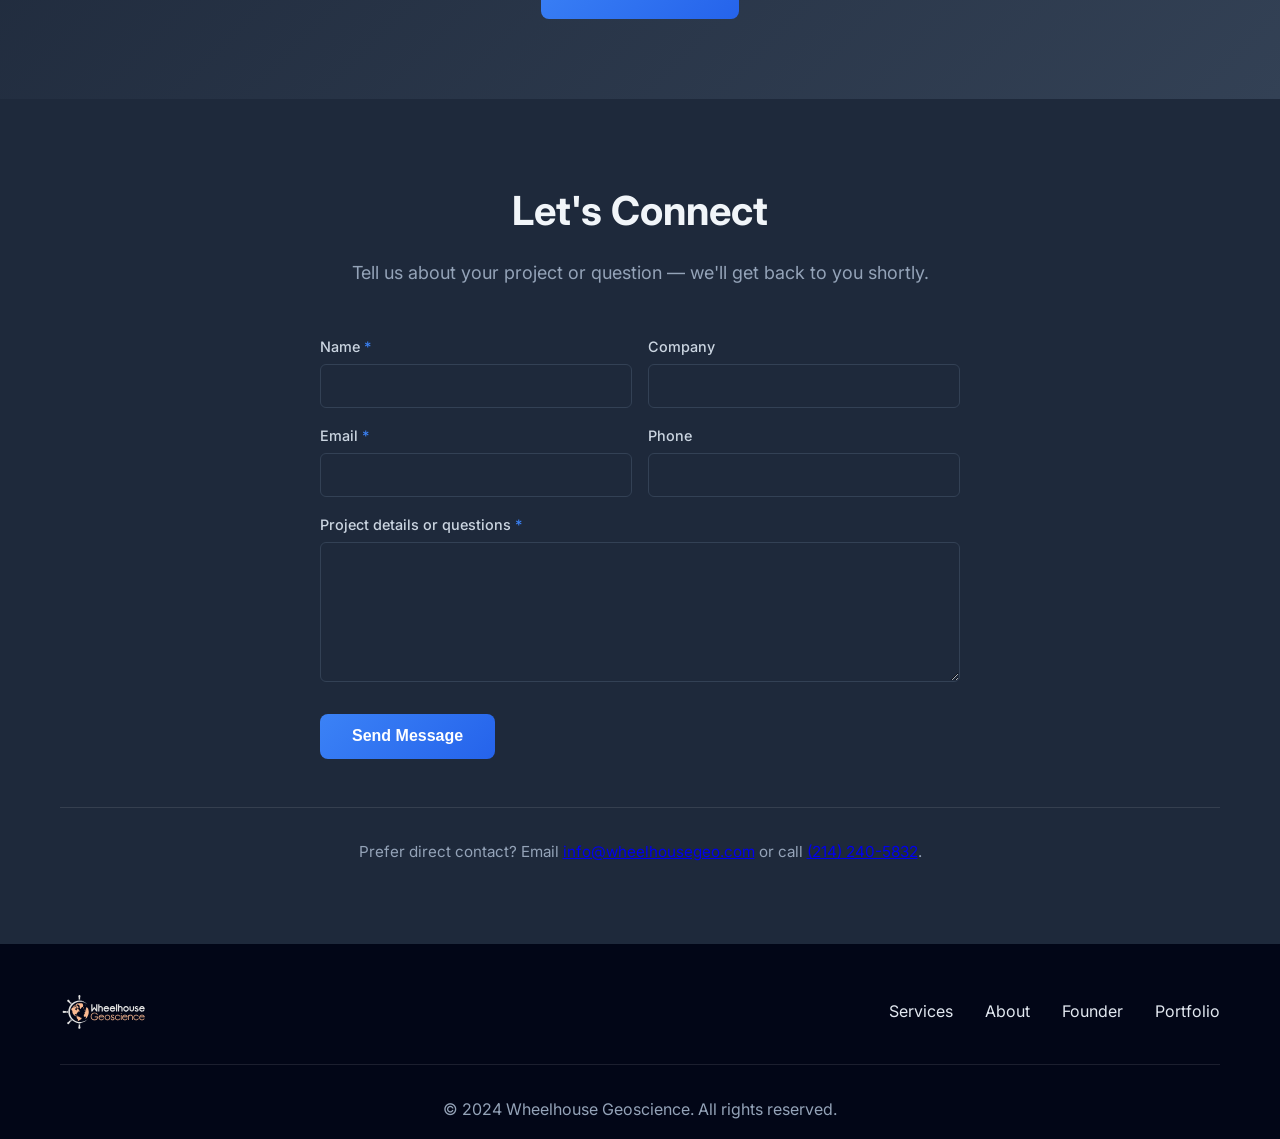
<file: portfolio.html>
<!DOCTYPE html>
<html lang="en">
<head>
    <meta charset="UTF-8">
    <meta name="viewport" content="width=device-width, initial-scale=1.0">
    <title>What We've Done - Wheelhouse Geoscience</title>
    <meta name="description" content="Portfolio of delivered services and successful projects — 90+ technical evaluations, geosteering, reservoir studies, and energy transition work.">
    <meta property="og:type" content="website">
    <meta property="og:site_name" content="Wheelhouse Geoscience">
    <meta property="og:url" content="https://wheelhousegeo.com/portfolio.html">
    <meta property="og:title" content="Portfolio - Wheelhouse Geoscience">
    <meta property="og:description" content="A comprehensive overview of our delivered services and successful projects.">
    <meta property="og:image" content="https://wheelhousegeo.com/newassets/Logo-Tagline_TransparentBackground.png">
    <meta property="og:image:alt" content="Wheelhouse Geoscience logo">
    <meta name="twitter:card" content="summary_large_image">
    <meta name="twitter:title" content="Portfolio - Wheelhouse Geoscience">
    <meta name="twitter:description" content="A comprehensive overview of our delivered services and successful projects.">
    <meta name="twitter:image" content="https://wheelhousegeo.com/newassets/Logo-Tagline_TransparentBackground.png">
    <link rel="stylesheet" href="styles.css">
    <link href="https://fonts.googleapis.com/css2?family=Inter:wght@300;400;500;600;700&display=swap" rel="stylesheet">
</head>
<body>
    <header class="header">
        <nav class="nav">
            <div class="nav-container">
                <div class="logo">
                    <a href="index.html"><img src="newassets/Logo_NoText.png" alt="Wheelhouse Geoscience" class="logo-img"></a>
                </div>
                
                <!-- Hamburger Menu Button -->
                <button class="hamburger" id="hamburger" aria-label="Toggle menu">
                    <span class="hamburger-line"></span>
                    <span class="hamburger-line"></span>
                    <span class="hamburger-line"></span>
                </button>
                
                <ul class="nav-menu" id="nav-menu">
                    <li><a href="index.html" class="nav-link">Home</a></li>
                    <li><a href="services.html" class="nav-link">Services</a></li>
                    <li><a href="about.html" class="nav-link">About</a></li>
                    <li><a href="founder.html" class="nav-link">Founder</a></li>
                    <li><a href="portfolio.html" class="nav-link active">Portfolio</a></li>
                    <li><a href="#contact" class="nav-link contact-btn">Let's Connect</a></li>
                    <li><button class="theme-toggle" id="theme-toggle" aria-label="Toggle dark mode">🌙</button></li>
                </ul>
            </div>
        </nav>
    </header>

    <main>
        <section class="page-hero">
            <div class="container">
                <h1 class="page-title">Portfolio</h1>
                <p class="page-subtitle">A comprehensive overview of our delivered services and successful projects</p>
            </div>
        </section>

        <section class="portfolio-stats">
            <div class="container">
                <div class="stats-grid">
                    <div class="stat-card">
                        <h3>90+</h3>
                        <p>Technical Evaluations Completed</p>
                    </div>
                    <div class="stat-card">
                        <h3>5+</h3>
                        <p>Years of Excellence</p>
                    </div>
                    <div class="stat-card">
                        <h3>8</h3>
                        <p>Industry Sectors Served</p>
                    </div>
                    <div class="stat-card">
                        <h3>100%</h3>
                        <p>Client Satisfaction</p>
                    </div>
                </div>
            </div>
        </section>

        <section class="industry-sectors">
            <div class="container">
                <h2 class="section-title">Industries We Serve</h2>
                <div class="sectors-grid">
                    <div class="sector-card">
                        <h3>Energy Upstream</h3>
                        <p>Oil and gas exploration, development, and production services</p>
                    </div>
                    <div class="sector-card">
                        <h3>Energy Midstream</h3>
                        <p>Transportation, storage, and processing infrastructure support</p>
                    </div>
                    <div class="sector-card">
                        <h3>Environmental Services</h3>
                        <p>Environmental assessment, remediation, and sustainability consulting</p>
                    </div>
                    <div class="sector-card">
                        <h3>Construction</h3>
                        <p>Geotechnical consulting and site characterization for construction projects</p>
                    </div>
                    <div class="sector-card">
                        <h3>Real Estate</h3>
                        <p>Environmental due diligence and site assessment for real estate transactions</p>
                    </div>
                    <div class="sector-card">
                        <h3>Utilities</h3>
                        <p>Infrastructure planning and geoscience support for utility companies</p>
                    </div>
                    <div class="sector-card">
                        <h3>Renewables</h3>
                        <p>Site assessment and technical support for renewable energy projects</p>
                    </div>
                    <div class="sector-card">
                        <h3>Banking & Finance</h3>
                        <p>Technical due diligence for energy sector investments and lending</p>
                    </div>
                </div>
            </div>
        </section>

        <section class="cta-section">
            <div class="container">
                <h2>Ready to Add Your Project to Our Success Stories?</h2>
                <p>Contact us today to discuss how our proven expertise can drive your project's success.</p>
                <a href="#contact" class="btn-primary">Start Your Project</a>
            </div>
        </section>

        <section id="contact" class="contact">
            <div class="container">
                <h2 class="section-title">Let's Connect</h2>
                <p class="section-subtitle">Tell us about your project or question — we'll get back to you shortly.</p>

                <form class="connect-form" action="https://formsubmit.co/info@wheelhousegeo.com" method="POST">
                    <input type="hidden" name="_subject" value="New inquiry from wheelhousegeo.com">
                    <input type="hidden" name="_template" value="table">
                    <input type="text" name="_honey" style="display:none" tabindex="-1" autocomplete="off">

                    <div class="form-row">
                        <div>
                            <label for="cf-name">Name <span class="required">*</span></label>
                            <input id="cf-name" type="text" name="Name" required>
                        </div>
                        <div>
                            <label for="cf-company">Company</label>
                            <input id="cf-company" type="text" name="Company">
                        </div>
                    </div>

                    <div class="form-row">
                        <div>
                            <label for="cf-email">Email <span class="required">*</span></label>
                            <input id="cf-email" type="email" name="Email" required>
                        </div>
                        <div>
                            <label for="cf-phone">Phone</label>
                            <input id="cf-phone" type="tel" name="Phone">
                        </div>
                    </div>

                    <div>
                        <label for="cf-message">Project details or questions <span class="required">*</span></label>
                        <textarea id="cf-message" name="Message" required></textarea>
                    </div>

                    <button type="submit">Send Message</button>
                </form>

                <div class="connect-direct">
                    Prefer direct contact? Email <a href="mailto:info@wheelhousegeo.com">info@wheelhousegeo.com</a> or call <a href="tel:+12142405832">(214) 240-5832</a>.
                </div>
            </div>
        </section>
    </main>

    <footer class="footer">
        <div class="container">
            <div class="footer-content">
                <div class="footer-logo">
                    <img src="logo/Wheelhouse Geoscience FF-01.svg" alt="Wheelhouse Geoscience" class="footer-logo-img">
                </div>
                <div class="footer-links">
                    <a href="services.html">Services</a>
                    <a href="about.html">About</a>
                    <a href="founder.html">Founder</a>
                    <a href="portfolio.html">Portfolio</a>
                </div>
            </div>
            <div class="footer-bottom">
                <p>&copy; 2024 Wheelhouse Geoscience. All rights reserved.</p>
            </div>
        </div>
    </footer>

    <script>
        // Theme toggle functionality
        document.addEventListener('DOMContentLoaded', function() {
            const themeToggle = document.getElementById('theme-toggle');
            const currentTheme = localStorage.getItem('theme') || 'dark';
            
            // Set initial theme
            document.documentElement.setAttribute('data-theme', currentTheme);
            themeToggle.textContent = currentTheme === 'dark' ? '☀️' : '🌙';
            
            themeToggle.addEventListener('click', function() {
                const currentTheme = document.documentElement.getAttribute('data-theme');
                const newTheme = currentTheme === 'dark' ? 'light' : 'dark';
                
                document.documentElement.setAttribute('data-theme', newTheme);
                localStorage.setItem('theme', newTheme);
                this.textContent = newTheme === 'dark' ? '☀️' : '🌙';
            });
            
            // Hamburger menu functionality
            const hamburger = document.getElementById('hamburger');
            const navMenu = document.getElementById('nav-menu');
            
            hamburger.addEventListener('click', function() {
                hamburger.classList.toggle('active');
                navMenu.classList.toggle('active');
                
                // Prevent body scroll when menu is open
                document.body.classList.toggle('nav-open');
            });
            
            // Close menu when clicking on nav links (for mobile)
            const navLinks = document.querySelectorAll('.nav-link');
            navLinks.forEach(link => {
                link.addEventListener('click', function() {
                    hamburger.classList.remove('active');
                    navMenu.classList.remove('active');
                    document.body.classList.remove('nav-open');
                });
            });
            
            // Close menu when clicking outside
            document.addEventListener('click', function(event) {
                const isClickInsideNav = navMenu.contains(event.target) || hamburger.contains(event.target);
                if (!isClickInsideNav && navMenu.classList.contains('active')) {
                    hamburger.classList.remove('active');
                    navMenu.classList.remove('active');
                    document.body.classList.remove('nav-open');
                }
            });
        });
    </script>
</body>
</html>
</file>
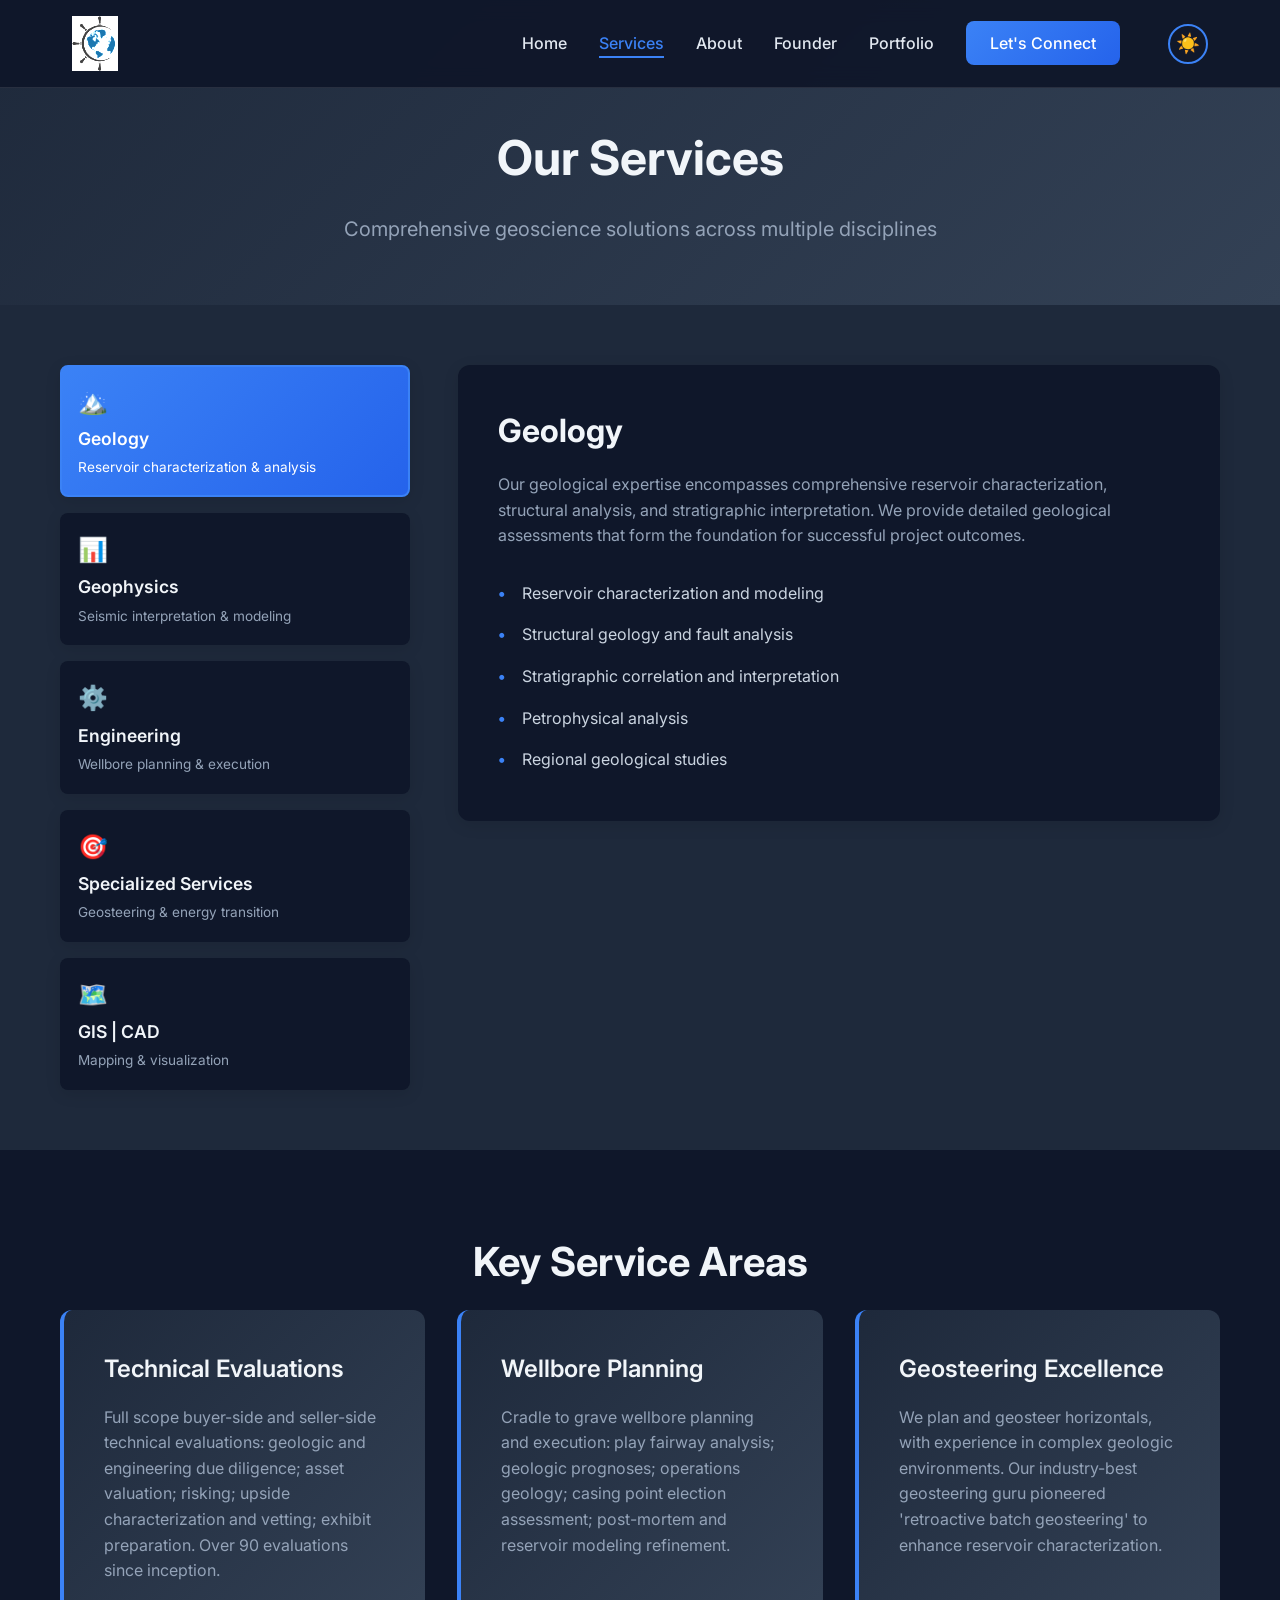
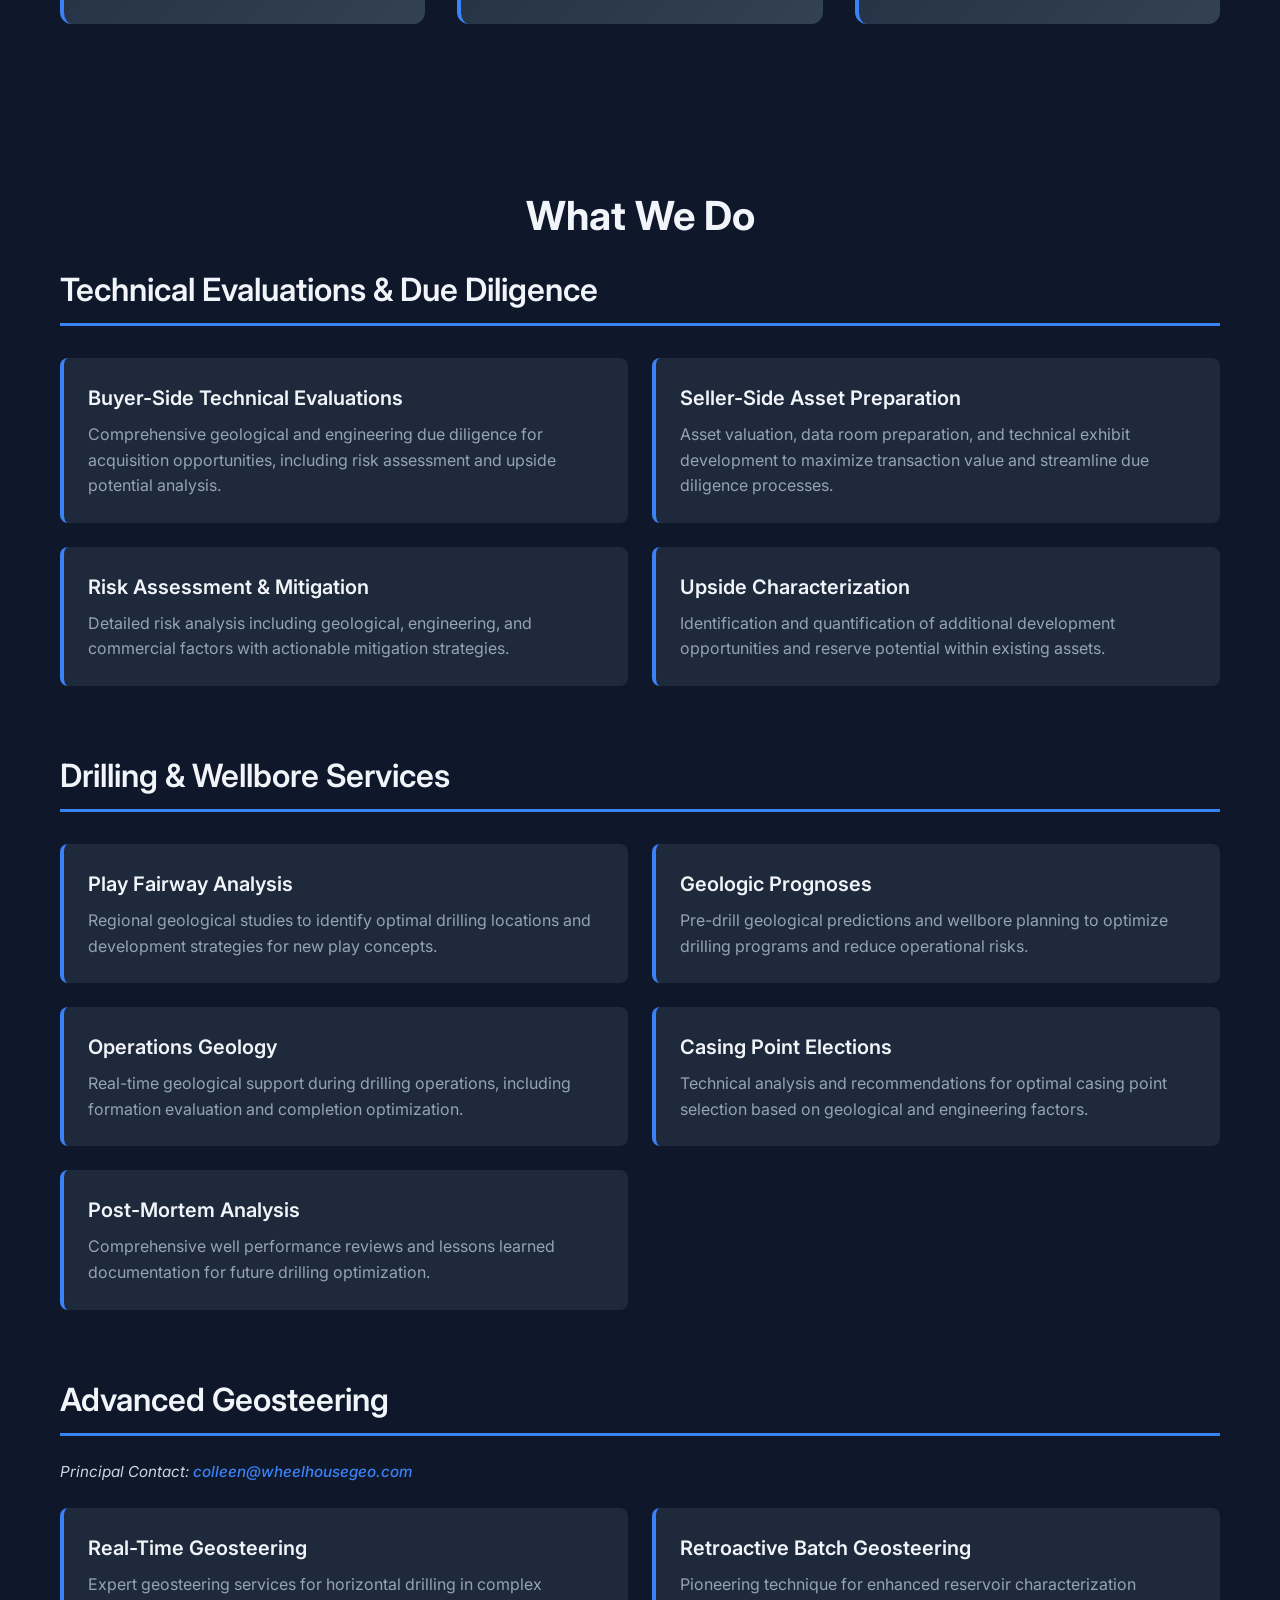
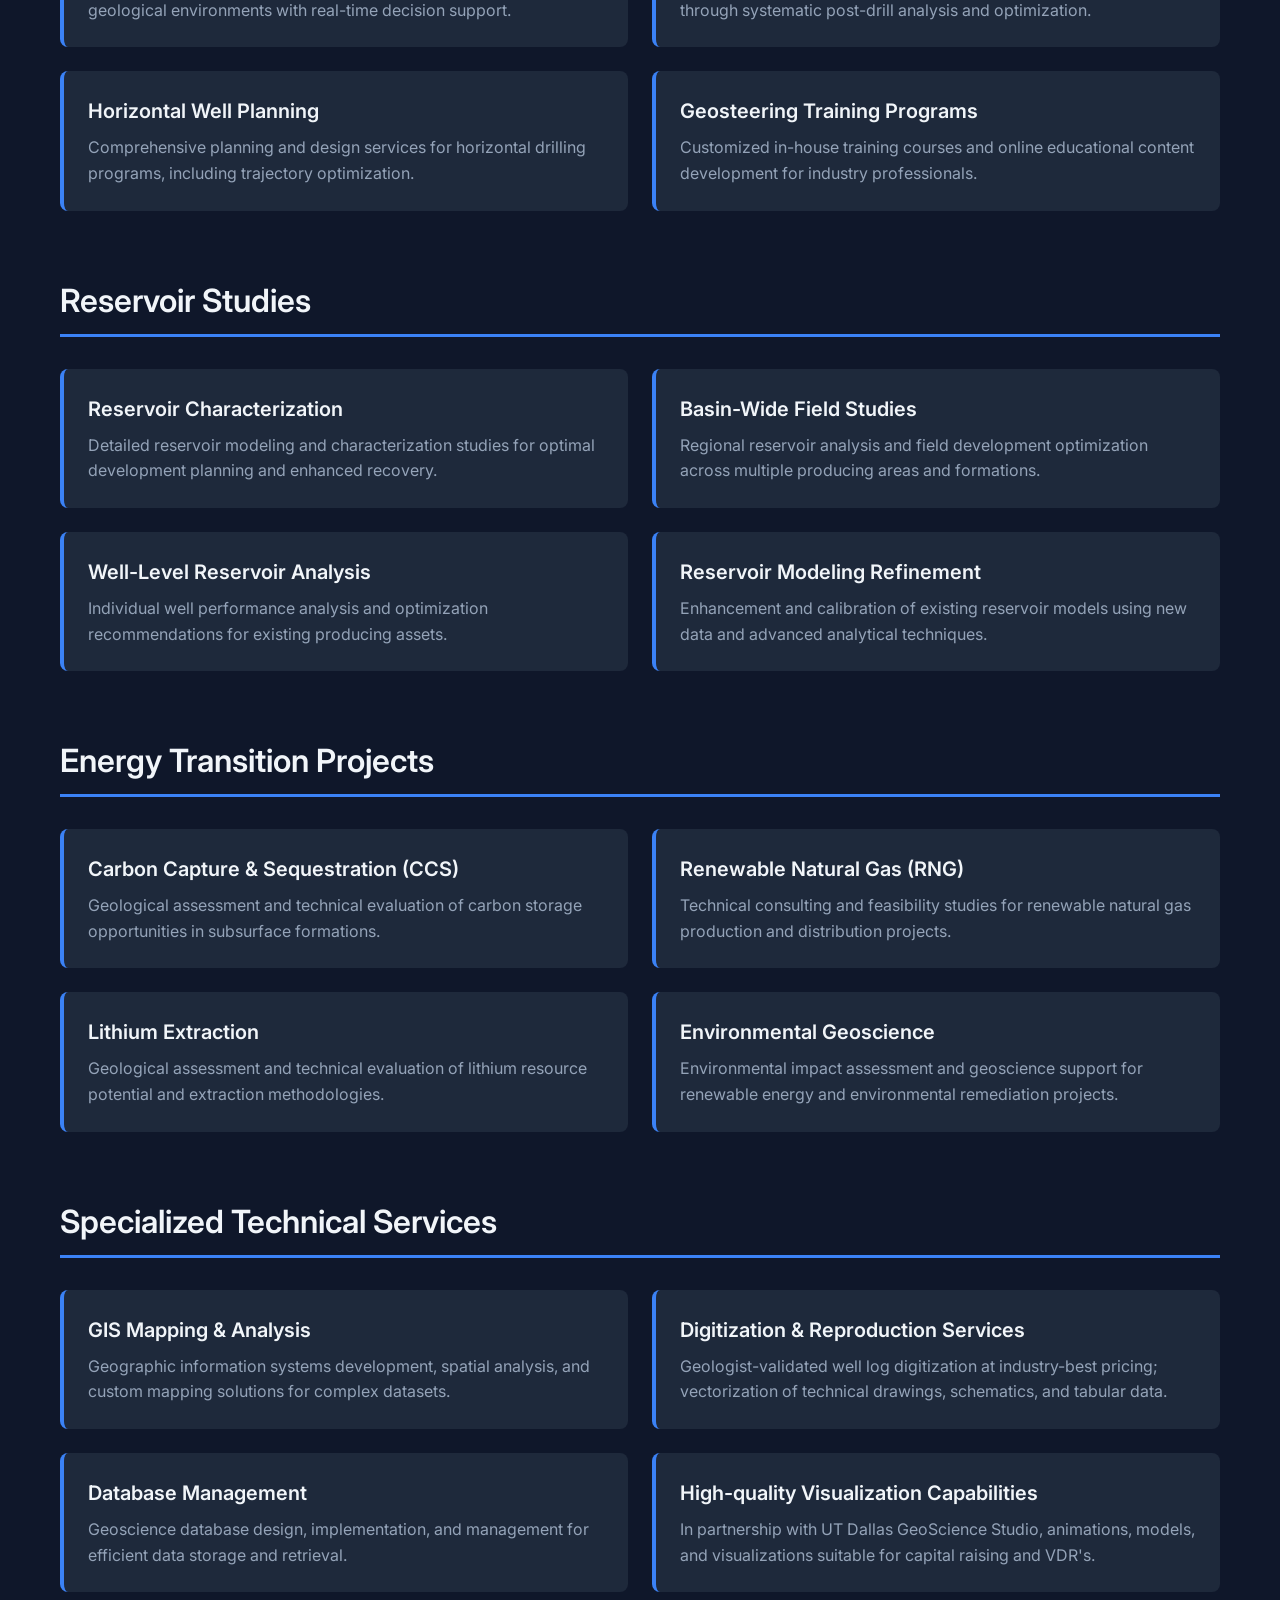
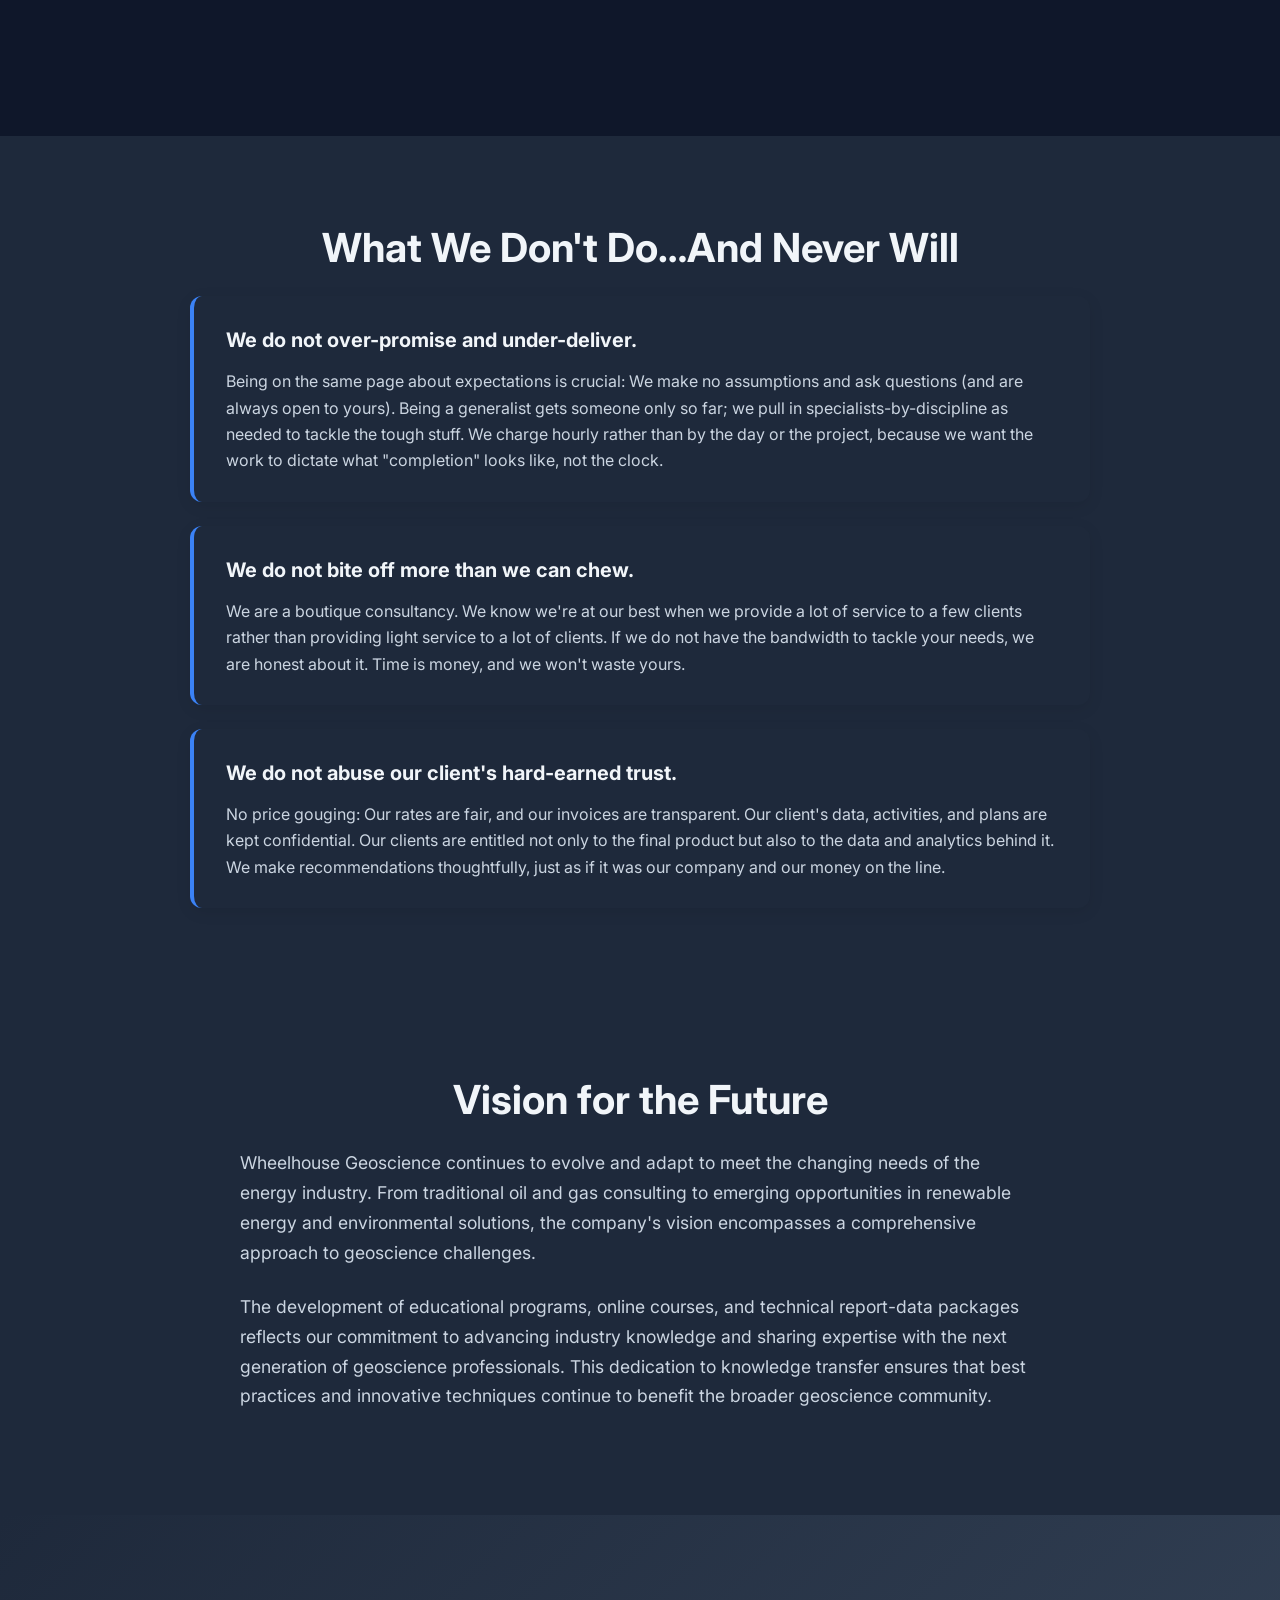
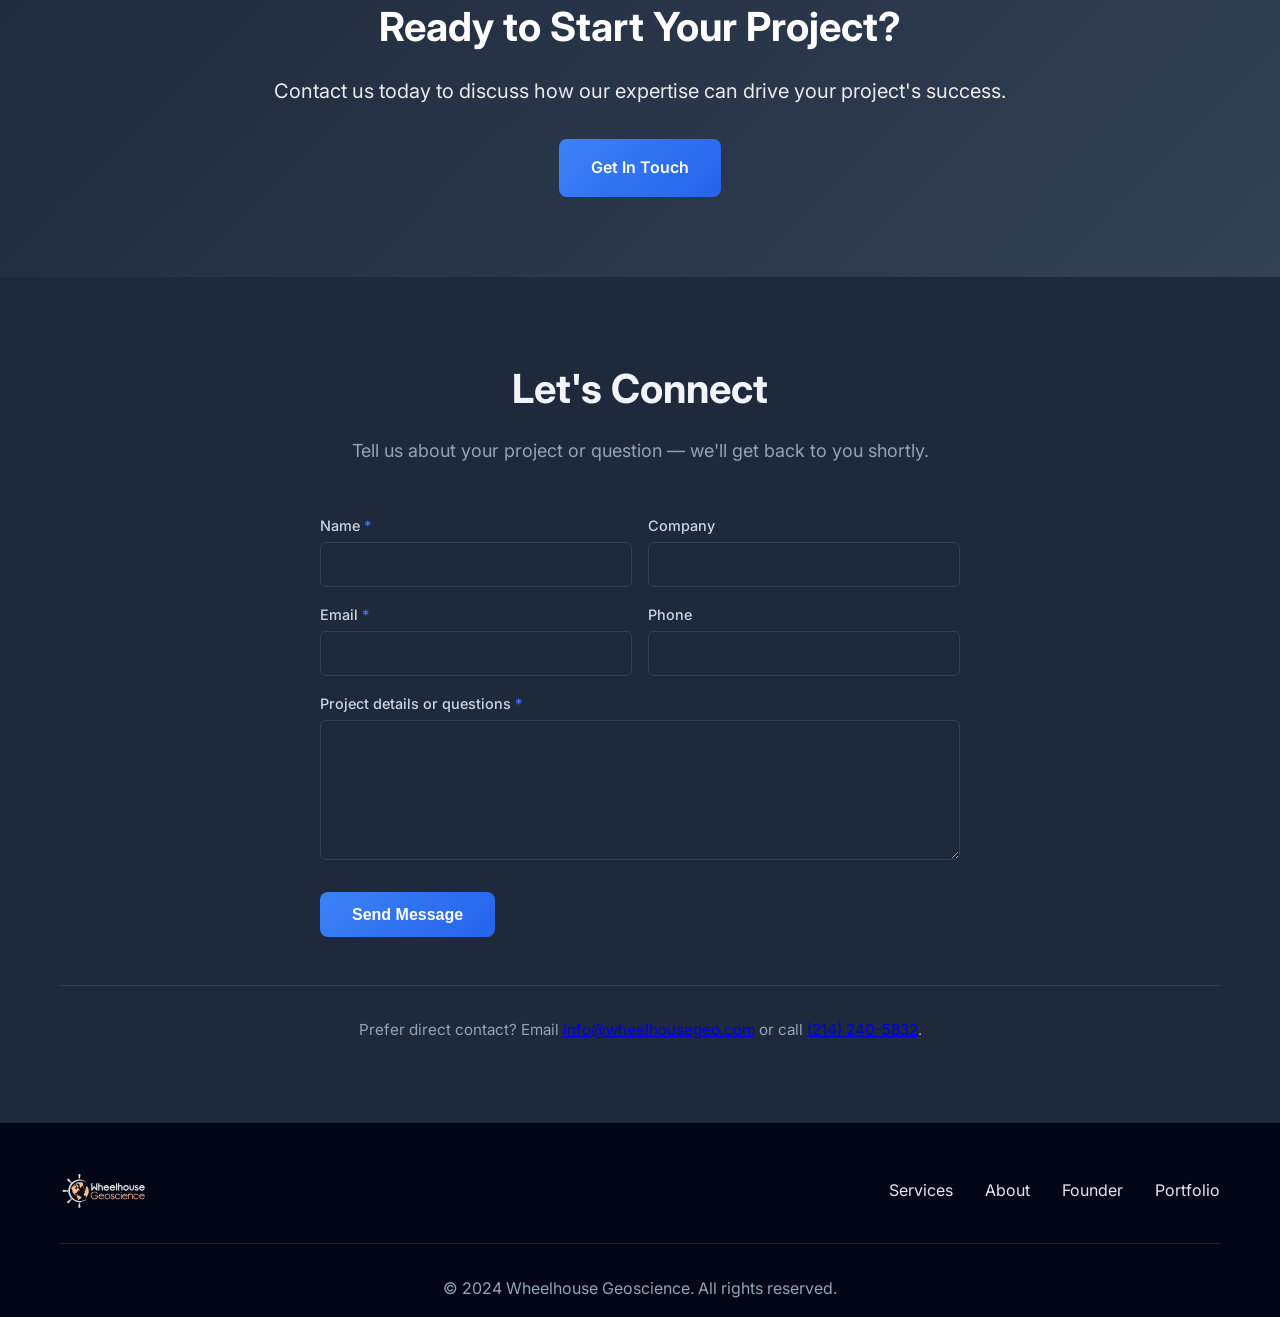
<file: services.html>
<!DOCTYPE html>
<html lang="en">
<head>
    <meta charset="UTF-8">
    <meta name="viewport" content="width=device-width, initial-scale=1.0">
    <title>Services - Wheelhouse Geoscience</title>
    <meta name="description" content="Comprehensive geoscience services — geology, geophysics, engineering, geosteering, GIS/CAD, and energy transition consulting.">
    <meta property="og:type" content="website">
    <meta property="og:site_name" content="Wheelhouse Geoscience">
    <meta property="og:url" content="https://wheelhousegeo.com/services.html">
    <meta property="og:title" content="Services - Wheelhouse Geoscience">
    <meta property="og:description" content="Comprehensive geoscience solutions across multiple disciplines.">
    <meta property="og:image" content="https://wheelhousegeo.com/newassets/Logo-Tagline_TransparentBackground.png">
    <meta property="og:image:alt" content="Wheelhouse Geoscience logo">
    <meta name="twitter:card" content="summary_large_image">
    <meta name="twitter:title" content="Services - Wheelhouse Geoscience">
    <meta name="twitter:description" content="Comprehensive geoscience solutions across multiple disciplines.">
    <meta name="twitter:image" content="https://wheelhousegeo.com/newassets/Logo-Tagline_TransparentBackground.png">
    <link rel="stylesheet" href="styles.css">
    <link href="https://fonts.googleapis.com/css2?family=Inter:wght@300;400;500;600;700&display=swap" rel="stylesheet">
</head>
<body>
    <header class="header">
        <nav class="nav">
            <div class="nav-container">
                <div class="logo">
                    <a href="index.html"><img src="newassets/Logo_NoText.png" alt="Wheelhouse Geoscience" class="logo-img"></a>
                </div>
                
                <!-- Hamburger Menu Button -->
                <button class="hamburger" id="hamburger" aria-label="Toggle menu">
                    <span class="hamburger-line"></span>
                    <span class="hamburger-line"></span>
                    <span class="hamburger-line"></span>
                </button>
                
                <ul class="nav-menu" id="nav-menu">
                    <li><a href="index.html" class="nav-link">Home</a></li>
                    <li><a href="services.html" class="nav-link active">Services</a></li>
                    <li><a href="about.html" class="nav-link">About</a></li>
                    <li><a href="founder.html" class="nav-link">Founder</a></li>
                    <li><a href="portfolio.html" class="nav-link">Portfolio</a></li>
                    <li><a href="#contact" class="nav-link contact-btn">Let's Connect</a></li>
                    <li><button class="theme-toggle" id="theme-toggle" aria-label="Toggle dark mode">🌙</button></li>
                </ul>
            </div>
        </nav>
    </header>

    <main>
        <section class="page-hero">
            <div class="container">
                <h1 class="page-title">Our Services</h1>
                <p class="page-subtitle">Comprehensive geoscience solutions across multiple disciplines</p>
            </div>
        </section>

        <section class="services-interactive">
            <div class="container">
                <div class="services-layout">
                    <div class="services-menu">
                        <div class="service-menu-item active" data-target="geology">
                            <div class="menu-icon">🏔️</div>
                            <h3>Geology</h3>
                            <p>Reservoir characterization & analysis</p>
                        </div>
                        <div class="service-menu-item" data-target="geophysics">
                            <div class="menu-icon">📊</div>
                            <h3>Geophysics</h3>
                            <p>Seismic interpretation & modeling</p>
                        </div>
                        <div class="service-menu-item" data-target="engineering">
                            <div class="menu-icon">⚙️</div>
                            <h3>Engineering</h3>
                            <p>Wellbore planning & execution</p>
                        </div>
                        <div class="service-menu-item" data-target="specialized">
                            <div class="menu-icon">🎯</div>
                            <h3>Specialized Services</h3>
                            <p>Geosteering & energy transition</p>
                        </div>
                        <div class="service-menu-item" data-target="gis-cad">
                            <div class="menu-icon">🗺️</div>
                            <h3>GIS | CAD</h3>
                            <p>Mapping & visualization</p>
                        </div>
                    </div>
                    
                    <div class="services-details">
                        <div id="geology" class="service-detail active">
                            <h2>Geology</h2>
                            <p>Our geological expertise encompasses comprehensive reservoir characterization, structural analysis, and stratigraphic interpretation. We provide detailed geological assessments that form the foundation for successful project outcomes.</p>
                            <ul>
                                <li>Reservoir characterization and modeling</li>
                                <li>Structural geology and fault analysis</li>
                                <li>Stratigraphic correlation and interpretation</li>
                                <li>Petrophysical analysis</li>
                                <li>Regional geological studies</li>
                            </ul>
                        </div>

                        <div id="geophysics" class="service-detail">
                            <h2>Geophysics</h2>
                            <p>Advanced geophysical interpretation and seismic analysis to unlock subsurface insights. Our team leverages cutting-edge technology and proven methodologies to deliver accurate subsurface characterization.</p>
                            <ul>
                                <li>Seismic interpretation and analysis</li>
                                <li>3D/4D seismic modeling</li>
                                <li>Gravity and magnetic surveys</li>
                                <li>Well log analysis and correlation</li>
                                <li>Integrated geophysical studies</li>
                            </ul>
                        </div>

                        <div id="engineering" class="service-detail">
                            <h2>Engineering</h2>
                            <p>From cradle to grave wellbore planning and execution, our engineering services ensure optimal project performance and risk mitigation throughout the entire lifecycle.</p>
                            <ul>
                                <li>Wellbore planning and execution</li>
                                <li>Play fairway analysis</li>
                                <li>Geologic prognoses</li>
                                <li>Operations geology</li>
                                <li>Casing point election assessment</li>
                                <li>Post-mortem and reservoir modeling</li>
                            </ul>
                        </div>

                        <div id="specialized" class="service-detail">
                            <h2>Specialized Services</h2>
                            <p>Our specialized services include advanced geosteering capabilities and innovative solutions for complex technical challenges, including energy transition projects.</p>
                            <ul>
                                <li>Advanced geosteering and horizontal drilling <a href="#" class="learn-more-link">Learn more</a></li>
                                <li>Retroactive batch geosteering</li>
                                <li>Carbon capture & sequestration (CCS)</li>
                                <li>Renewable natural gas (RNG) projects</li>
                                <li>Lithium extraction consulting</li>
                                <li>Custom technical solutions</li>
                            </ul>
                        </div>

                        <div id="gis-cad" class="service-detail">
                            <h2>GIS | CAD</h2>
                            <p>Geographic information systems and computer-aided design services that provide spatial analysis, mapping, and technical visualization solutions for complex projects.</p>
                            <ul>
                                <li>GIS mapping and spatial analysis</li>
                                <li>CAD drafting and technical drawings</li>
                                <li>3D modeling and visualization</li>
                                <li>Database management and integration</li>
                                <li>Custom mapping solutions</li>
                            </ul>
                        </div>
                    </div>
                </div>
            </div>
        </section>

        <section class="service-highlights">
            <div class="container">
                <h2 class="section-title">Key Service Areas</h2>
                <div class="highlights-grid">
                    <div class="highlight-card">
                        <h3>Technical Evaluations</h3>
                        <p>Full scope buyer-side and seller-side technical evaluations: geologic and engineering due diligence; asset valuation; risking; upside characterization and vetting; exhibit preparation. Over 90 evaluations since inception.</p>
                    </div>
                    <div class="highlight-card">
                        <h3>Wellbore Planning</h3>
                        <p>Cradle to grave wellbore planning and execution: play fairway analysis; geologic prognoses; operations geology; casing point election assessment; post-mortem and reservoir modeling refinement.</p>
                    </div>
                    <div class="highlight-card">
                        <h3>Geosteering Excellence</h3>
                        <p>We plan and geosteer horizontals, with experience in complex geologic environments. Our industry-best geosteering guru pioneered 'retroactive batch geosteering' to enhance reservoir characterization.</p>
                    </div>
                </div>
            </div>
        </section>

        <section class="services-delivered">
            <div class="container">
                <h2 class="section-title">What We Do</h2>

                <div class="service-category">
                    <h3>Technical Evaluations & Due Diligence</h3>
                    <div class="service-list">
                        <div class="service-item">
                            <h4>Buyer-Side Technical Evaluations</h4>
                            <p>Comprehensive geological and engineering due diligence for acquisition opportunities, including risk assessment and upside potential analysis.</p>
                        </div>
                        <div class="service-item">
                            <h4>Seller-Side Asset Preparation</h4>
                            <p>Asset valuation, data room preparation, and technical exhibit development to maximize transaction value and streamline due diligence processes.</p>
                        </div>
                        <div class="service-item">
                            <h4>Risk Assessment & Mitigation</h4>
                            <p>Detailed risk analysis including geological, engineering, and commercial factors with actionable mitigation strategies.</p>
                        </div>
                        <div class="service-item">
                            <h4>Upside Characterization</h4>
                            <p>Identification and quantification of additional development opportunities and reserve potential within existing assets.</p>
                        </div>
                    </div>
                </div>

                <div class="service-category">
                    <h3>Drilling & Wellbore Services</h3>
                    <div class="service-list">
                        <div class="service-item">
                            <h4>Play Fairway Analysis</h4>
                            <p>Regional geological studies to identify optimal drilling locations and development strategies for new play concepts.</p>
                        </div>
                        <div class="service-item">
                            <h4>Geologic Prognoses</h4>
                            <p>Pre-drill geological predictions and wellbore planning to optimize drilling programs and reduce operational risks.</p>
                        </div>
                        <div class="service-item">
                            <h4>Operations Geology</h4>
                            <p>Real-time geological support during drilling operations, including formation evaluation and completion optimization.</p>
                        </div>
                        <div class="service-item">
                            <h4>Casing Point Elections</h4>
                            <p>Technical analysis and recommendations for optimal casing point selection based on geological and engineering factors.</p>
                        </div>
                        <div class="service-item">
                            <h4>Post-Mortem Analysis</h4>
                            <p>Comprehensive well performance reviews and lessons learned documentation for future drilling optimization.</p>
                        </div>
                    </div>
                </div>

                <div class="service-category">
                    <h3>Advanced Geosteering</h3>
                    <p class="principal-contact">Principal Contact: <a href="mailto:colleen@wheelhousegeo.com">colleen@wheelhousegeo.com</a></p>
                    <div class="service-list">
                        <div class="service-item">
                            <h4>Real-Time Geosteering</h4>
                            <p>Expert geosteering services for horizontal drilling in complex geological environments with real-time decision support.</p>
                        </div>
                        <div class="service-item">
                            <h4>Retroactive Batch Geosteering</h4>
                            <p>Pioneering technique for enhanced reservoir characterization through systematic post-drill analysis and optimization.</p>
                        </div>
                        <div class="service-item">
                            <h4>Horizontal Well Planning</h4>
                            <p>Comprehensive planning and design services for horizontal drilling programs, including trajectory optimization.</p>
                        </div>
                        <div class="service-item">
                            <h4>Geosteering Training Programs</h4>
                            <p>Customized in-house training courses and online educational content development for industry professionals.</p>
                        </div>
                    </div>
                </div>

                <div class="service-category">
                    <h3>Reservoir Studies</h3>
                    <div class="service-list">
                        <div class="service-item">
                            <h4>Reservoir Characterization</h4>
                            <p>Detailed reservoir modeling and characterization studies for optimal development planning and enhanced recovery.</p>
                        </div>
                        <div class="service-item">
                            <h4>Basin-Wide Field Studies</h4>
                            <p>Regional reservoir analysis and field development optimization across multiple producing areas and formations.</p>
                        </div>
                        <div class="service-item">
                            <h4>Well-Level Reservoir Analysis</h4>
                            <p>Individual well performance analysis and optimization recommendations for existing producing assets.</p>
                        </div>
                        <div class="service-item">
                            <h4>Reservoir Modeling Refinement</h4>
                            <p>Enhancement and calibration of existing reservoir models using new data and advanced analytical techniques.</p>
                        </div>
                    </div>
                </div>

                <div class="service-category">
                    <h3>Energy Transition Projects</h3>
                    <div class="service-list">
                        <div class="service-item">
                            <h4>Carbon Capture & Sequestration (CCS)</h4>
                            <p>Geological assessment and technical evaluation of carbon storage opportunities in subsurface formations.</p>
                        </div>
                        <div class="service-item">
                            <h4>Renewable Natural Gas (RNG)</h4>
                            <p>Technical consulting and feasibility studies for renewable natural gas production and distribution projects.</p>
                        </div>
                        <div class="service-item">
                            <h4>Lithium Extraction</h4>
                            <p>Geological assessment and technical evaluation of lithium resource potential and extraction methodologies.</p>
                        </div>
                        <div class="service-item">
                            <h4>Environmental Geoscience</h4>
                            <p>Environmental impact assessment and geoscience support for renewable energy and environmental remediation projects.</p>
                        </div>
                    </div>
                </div>

                <div class="service-category">
                    <h3>Specialized Technical Services</h3>
                    <div class="service-list">
                        <div class="service-item">
                            <h4>GIS Mapping & Analysis</h4>
                            <p>Geographic information systems development, spatial analysis, and custom mapping solutions for complex datasets.</p>
                        </div>
                        <div class="service-item">
                            <h4>Digitization & Reproduction Services</h4>
                            <p>Geologist-validated well log digitization at industry-best pricing; vectorization of technical drawings, schematics, and tabular data.</p>
                        </div>
                        <div class="service-item">
                            <h4>Database Management</h4>
                            <p>Geoscience database design, implementation, and management for efficient data storage and retrieval.</p>
                        </div>
                        <div class="service-item">
                            <h4>High-quality Visualization Capabilities</h4>
                            <p>In partnership with UT Dallas GeoScience Studio, animations, models, and visualizations suitable for capital raising and VDR's.</p>
                        </div>
                    </div>
                </div>
            </div>
        </section>

        <section class="services-dont">
            <div class="container">
                <h2 class="section-title">What We Don't Do…And Never Will</h2>
                <div class="dont-list">
                    <div class="dont-item">
                        <h3>We do not over-promise and under-deliver.</h3>
                        <p>Being on the same page about expectations is crucial: We make no assumptions and ask questions (and are always open to yours). Being a generalist gets someone only so far; we pull in specialists-by-discipline as needed to tackle the tough stuff. We charge hourly rather than by the day or the project, because we want the work to dictate what "completion" looks like, not the clock.</p>
                    </div>
                    <div class="dont-item">
                        <h3>We do not bite off more than we can chew.</h3>
                        <p>We are a boutique consultancy. We know we're at our best when we provide a lot of service to a few clients rather than providing light service to a lot of clients. If we do not have the bandwidth to tackle your needs, we are honest about it. Time is money, and we won't waste yours.</p>
                    </div>
                    <div class="dont-item">
                        <h3>We do not abuse our client's hard-earned trust.</h3>
                        <p>No price gouging: Our rates are fair, and our invoices are transparent. Our client's data, activities, and plans are kept confidential. Our clients are entitled not only to the final product but also to the data and analytics behind it. We make recommendations thoughtfully, just as if it was our company and our money on the line.</p>
                    </div>
                </div>
            </div>
        </section>

        <section class="founder-vision">
            <div class="container">
                <h2 class="section-title">Vision for the Future</h2>
                <div class="vision-content">
                    <p>Wheelhouse Geoscience continues to evolve and adapt to meet the changing needs of the energy industry. From traditional oil and gas consulting to emerging opportunities in renewable energy and environmental solutions, the company's vision encompasses a comprehensive approach to geoscience challenges.</p>

                    <p>The development of educational programs, online courses, and technical report-data packages reflects our commitment to advancing industry knowledge and sharing expertise with the next generation of geoscience professionals. This dedication to knowledge transfer ensures that best practices and innovative techniques continue to benefit the broader geoscience community.</p>
                </div>
            </div>
        </section>

        <section class="cta-section">
            <div class="container">
                <h2>Ready to Start Your Project?</h2>
                <p>Contact us today to discuss how our expertise can drive your project's success.</p>
                <a href="#contact" class="btn-primary">Get In Touch</a>
            </div>
        </section>

        <section id="contact" class="contact">
            <div class="container">
                <h2 class="section-title">Let's Connect</h2>
                <p class="section-subtitle">Tell us about your project or question — we'll get back to you shortly.</p>

                <form class="connect-form" action="https://formsubmit.co/info@wheelhousegeo.com" method="POST">
                    <input type="hidden" name="_subject" value="New inquiry from wheelhousegeo.com">
                    <input type="hidden" name="_template" value="table">
                    <input type="text" name="_honey" style="display:none" tabindex="-1" autocomplete="off">

                    <div class="form-row">
                        <div>
                            <label for="cf-name">Name <span class="required">*</span></label>
                            <input id="cf-name" type="text" name="Name" required>
                        </div>
                        <div>
                            <label for="cf-company">Company</label>
                            <input id="cf-company" type="text" name="Company">
                        </div>
                    </div>

                    <div class="form-row">
                        <div>
                            <label for="cf-email">Email <span class="required">*</span></label>
                            <input id="cf-email" type="email" name="Email" required>
                        </div>
                        <div>
                            <label for="cf-phone">Phone</label>
                            <input id="cf-phone" type="tel" name="Phone">
                        </div>
                    </div>

                    <div>
                        <label for="cf-message">Project details or questions <span class="required">*</span></label>
                        <textarea id="cf-message" name="Message" required></textarea>
                    </div>

                    <button type="submit">Send Message</button>
                </form>

                <div class="connect-direct">
                    Prefer direct contact? Email <a href="mailto:info@wheelhousegeo.com">info@wheelhousegeo.com</a> or call <a href="tel:+12142405832">(214) 240-5832</a>.
                </div>
            </div>
        </section>
    </main>

    <footer class="footer">
        <div class="container">
            <div class="footer-content">
                <div class="footer-logo">
                    <img src="logo/Wheelhouse Geoscience FF-01.svg" alt="Wheelhouse Geoscience" class="footer-logo-img">
                </div>
                <div class="footer-links">
                    <a href="services.html">Services</a>
                    <a href="about.html">About</a>
                    <a href="founder.html">Founder</a>
                    <a href="portfolio.html">Portfolio</a>
                </div>
            </div>
            <div class="footer-bottom">
                <p>&copy; 2024 Wheelhouse Geoscience. All rights reserved.</p>
            </div>
        </div>
    </footer>

    <script>
        // Theme toggle functionality
        document.addEventListener('DOMContentLoaded', function() {
            const themeToggle = document.getElementById('theme-toggle');
            const currentTheme = localStorage.getItem('theme') || 'dark';
            
            // Set initial theme
            document.documentElement.setAttribute('data-theme', currentTheme);
            themeToggle.textContent = currentTheme === 'dark' ? '☀️' : '🌙';
            
            themeToggle.addEventListener('click', function() {
                const currentTheme = document.documentElement.getAttribute('data-theme');
                const newTheme = currentTheme === 'dark' ? 'light' : 'dark';
                
                document.documentElement.setAttribute('data-theme', newTheme);
                localStorage.setItem('theme', newTheme);
                this.textContent = newTheme === 'dark' ? '☀️' : '🌙';
            });
            
            // Hamburger menu functionality
            const hamburger = document.getElementById('hamburger');
            const navMenu = document.getElementById('nav-menu');
            
            hamburger.addEventListener('click', function() {
                hamburger.classList.toggle('active');
                navMenu.classList.toggle('active');
                
                // Prevent body scroll when menu is open
                document.body.classList.toggle('nav-open');
            });
            
            // Close menu when clicking on nav links (for mobile)
            const navLinks = document.querySelectorAll('.nav-link');
            navLinks.forEach(link => {
                link.addEventListener('click', function() {
                    hamburger.classList.remove('active');
                    navMenu.classList.remove('active');
                    document.body.classList.remove('nav-open');
                });
            });
            
            // Close menu when clicking outside
            document.addEventListener('click', function(event) {
                const isClickInsideNav = navMenu.contains(event.target) || hamburger.contains(event.target);
                if (!isClickInsideNav && navMenu.classList.contains('active')) {
                    hamburger.classList.remove('active');
                    navMenu.classList.remove('active');
                    document.body.classList.remove('nav-open');
                }
            });
            
            // Interactive service sections
            const menuItems = document.querySelectorAll('.service-menu-item');
            const details = document.querySelectorAll('.service-detail');
            
            menuItems.forEach(item => {
                item.addEventListener('click', function() {
                    const target = this.getAttribute('data-target');
                    
                    // Remove active class from all menu items
                    menuItems.forEach(menuItem => menuItem.classList.remove('active'));
                    
                    // Add active class to clicked item
                    this.classList.add('active');
                    
                    // Hide all details
                    details.forEach(detail => detail.classList.remove('active'));
                    
                    // Show target detail
                    document.getElementById(target).classList.add('active');
                });
            });
        });
    </script>
</body>
</html>
</file>
<file: styles.css>
/* Reset and Base Styles */
* {
    margin: 0;
    padding: 0;
    box-sizing: border-box;
}

/* CSS Custom Properties for Theme */
:root {
    /* Light theme colors */
    --bg-primary: #ffffff;
    --bg-secondary: #f8fafc;
    --bg-tertiary: #e2e8f0;
    --text-primary: #333;
    --text-secondary: #475569;
    --text-muted: #64748b;
    --text-heading: #1e293b;
    --accent-primary: #2563eb;
    --accent-secondary: #1d4ed8;
    --border-color: rgba(0, 0, 0, 0.1);
    --card-bg: #f8fafc;
    --card-border: #e2e8f0;
    --testimonial-bg: rgba(255, 255, 255, 0.95);
    --hero-gradient-start: #f8fafc;
    --hero-gradient-end: #e2e8f0;
    --footer-bg: #1e293b;
    --footer-text: white;
}

/* Dark theme colors */
[data-theme="dark"] {
    --bg-primary: #0f172a;
    --bg-secondary: #1e293b;
    --bg-tertiary: #334155;
    --text-primary: #e2e8f0;
    --text-secondary: #cbd5e1;
    --text-muted: #94a3b8;
    --text-heading: #f1f5f9;
    --accent-primary: #3b82f6;
    --accent-secondary: #2563eb;
    --border-color: rgba(255, 255, 255, 0.1);
    --card-bg: #1e293b;
    --card-border: #334155;
    --testimonial-bg: rgba(30, 41, 59, 0.95);
    --hero-gradient-start: #1e293b;
    --hero-gradient-end: #334155;
    --footer-bg: #020617;
    --footer-text: #e2e8f0;
}

/* Theme Toggle Button */
.theme-toggle {
    background: none;
    border: 2px solid var(--accent-primary);
    color: var(--accent-primary);
    border-radius: 50%;
    width: 40px;
    height: 40px;
    cursor: pointer;
    display: flex;
    align-items: center;
    justify-content: center;
    font-size: 1.2rem;
    transition: all 0.3s ease;
    margin-left: 1rem;
}

.theme-toggle:hover {
    background: var(--accent-primary);
    color: var(--bg-primary);
    transform: rotate(180deg);
}

/* Hamburger Menu */
.hamburger {
    display: none;
    flex-direction: column;
    background: none;
    border: none;
    cursor: pointer;
    padding: 8px;
    z-index: 1001;
    position: relative;
}

.hamburger-line {
    width: 25px;
    height: 3px;
    background-color: var(--text-primary);
    margin: 3px 0;
    transition: all 0.3s ease;
    border-radius: 2px;
}

.hamburger.active .hamburger-line:nth-child(1) {
    transform: rotate(45deg) translate(5px, 5px);
}

.hamburger.active .hamburger-line:nth-child(2) {
    opacity: 0;
}

.hamburger.active .hamburger-line:nth-child(3) {
    transform: rotate(-45deg) translate(7px, -6px);
}

/* Prevent body scroll when nav is open */
body.nav-open {
    overflow: hidden;
}

body {
    font-family: 'Inter', -apple-system, BlinkMacSystemFont, 'Segoe UI', Roboto, Oxygen, Ubuntu, Cantarell, sans-serif;
    line-height: 1.6;
    color: var(--text-primary);
    background-color: var(--bg-primary);
    transition: background-color 0.3s ease, color 0.3s ease;
}

/* Container */
.container {
    max-width: 1200px;
    margin: 0 auto;
    padding: 0 20px;
}

/* Header */
.header {
    background: rgba(255, 255, 255, 0.95);
    backdrop-filter: blur(10px);
    position: fixed;
    top: 0;
    left: 0;
    right: 0;
    z-index: 1000;
    border-bottom: 1px solid var(--border-color);
    transition: background-color 0.3s ease;
}

[data-theme="dark"] .header {
    background: rgba(15, 23, 42, 0.95);
}

.nav-container {
    display: flex;
    justify-content: space-between;
    align-items: center;
    padding: 1rem 2rem;
    max-width: 1200px;
    margin: 0 auto;
}

.logo {
    background: transparent;
    padding: 0;
    margin: 0;
    display: flex;
    align-items: center;
}

.logo-img {
    height: 55px;
    width: auto;
    background: transparent;
    display: block;
}

/* Wheel icon is dark gray; lift it on dark backgrounds so the ship-wheel ring stays visible */
[data-theme="dark"] .logo-img {
    filter: brightness(1.4) contrast(1.1);
}

.nav-menu {
    display: flex;
    list-style: none;
    align-items: center;
    gap: 2rem;
}

.nav-link {
    text-decoration: none;
    color: var(--text-primary);
    font-weight: 500;
    transition: color 0.3s ease;
    position: relative;
}

.nav-link:hover,
.nav-link.active {
    color: var(--accent-primary);
}

.nav-link.active::after {
    content: '';
    position: absolute;
    bottom: -5px;
    left: 0;
    right: 0;
    height: 2px;
    background: var(--accent-primary);
}

.contact-btn {
    background: linear-gradient(135deg, var(--accent-primary), var(--accent-secondary));
    color: white !important;
    padding: 0.75rem 1.5rem;
    border-radius: 8px;
    transition: all 0.3s ease;
}

.contact-btn:hover {
    transform: translateY(-2px);
    box-shadow: 0 8px 25px rgba(37, 99, 235, 0.3);
}

/* Hero Section */
.hero {
    background: linear-gradient(135deg, var(--hero-gradient-start) 0%, var(--hero-gradient-end) 100%);
    padding: 120px 0 80px;
    position: relative;
    overflow: hidden;
    transition: background 0.3s ease;
}

.hero::before {
    content: '';
    position: absolute;
    top: 0;
    right: 0;
    width: 50%;
    height: 100%;
    background: linear-gradient(45deg, transparent, rgba(37, 99, 235, 0.1));
    clip-path: polygon(30% 0%, 100% 0%, 100% 100%, 0% 100%);
}

.hero-container {
    max-width: 1200px;
    margin: 0 auto;
    padding: 0 2rem;
    display: grid;
    grid-template-columns: 1.2fr 1fr;
    gap: 3rem;
    position: relative;
    z-index: 2;
    align-items: start;
}

.hero-title {
    font-size: 3.5rem;
    font-weight: 700;
    color: var(--text-heading);
    line-height: 1.2;
    margin-bottom: 1.5rem;
}

.hero-logo {
    margin-bottom: 2rem;
    line-height: 0;
}

.hero-logo-img {
    width: 100%;
    max-width: 560px;
    height: auto;
    display: block;
}

.hero-subtitle {
    font-size: 1.25rem;
    color: var(--text-secondary);
    margin-bottom: 1rem;
    font-weight: 500;
}

.hero-description {
    font-size: 1.1rem;
    color: var(--text-muted);
    margin-bottom: 2rem;
    max-width: 600px;
}

.hero-cta {
    display: flex;
    gap: 1rem;
    flex-wrap: wrap;
}

/* Hero Testimonials */
.hero-testimonials {
    display: flex;
    flex-direction: column;
    gap: 1.5rem;
    align-items: center;
    justify-content: center;
}

.testimonial-highlight {
    background: var(--testimonial-bg);
    backdrop-filter: blur(10px);
    padding: 1.5rem;
    border-radius: 12px;
    box-shadow: 0 8px 32px rgba(0, 0, 0, 0.1);
    border-left: 4px solid var(--accent-primary);
    max-width: 400px;
    width: 100%;
    transition: background-color 0.3s ease;
}

.testimonial-highlight blockquote {
    font-style: italic;
    color: var(--text-secondary);
    margin-bottom: 1.5rem;
    font-size: 1rem;
    line-height: 1.6;
}

.testimonial-mini-author {
    display: flex;
    align-items: center;
    gap: 1rem;
}

.mini-author-photo {
    width: 50px;
    height: 50px;
    border-radius: 50%;
    object-fit: cover;
}

.testimonial-mini-author strong {
    color: #1e293b;
    font-weight: 600;
    font-size: 0.95rem;
}

.testimonial-mini-author p {
    color: #64748b;
    font-size: 0.85rem;
    margin: 0;
}

.read-more-btn {
    background: none;
    border: none;
    color: #2563eb;
    font-size: 0.9rem;
    cursor: pointer;
    padding: 0;
    margin: 0.5rem 0;
    text-decoration: underline;
    transition: color 0.3s ease;
}

.read-more-btn:hover {
    color: #1d4ed8;
}

/* Buttons */
.btn-primary {
    background: linear-gradient(135deg, var(--accent-primary), var(--accent-secondary));
    color: white;
    padding: 1rem 2rem;
    border-radius: 8px;
    text-decoration: none;
    font-weight: 600;
    transition: all 0.3s ease;
    display: inline-block;
}

.btn-primary:hover {
    transform: translateY(-2px);
    box-shadow: 0 8px 25px rgba(37, 99, 235, 0.3);
    color: white;
}

.btn-secondary {
    background: transparent;
    color: var(--accent-primary);
    border: 2px solid var(--accent-primary);
    padding: 1rem 2rem;
    border-radius: 8px;
    text-decoration: none;
    font-weight: 600;
    transition: all 0.3s ease;
    display: inline-block;
}

.btn-secondary:hover {
    background: var(--accent-primary);
    color: white;
    transform: translateY(-2px);
}

.btn-outline {
    background: transparent;
    color: var(--accent-primary);
    border: 2px solid var(--accent-primary);
    padding: 0.75rem 1.5rem;
    border-radius: 8px;
    text-decoration: none;
    font-weight: 600;
    transition: all 0.3s ease;
    display: inline-block;
}

.btn-outline:hover {
    background: var(--accent-primary);
    color: white;
    transform: translateY(-2px);
}

/* Page Hero */
.page-hero {
    background: linear-gradient(135deg, var(--hero-gradient-start) 0%, var(--hero-gradient-end) 100%);
    padding: 120px 0 60px;
    text-align: center;
    transition: background 0.3s ease;
}

.page-title {
    font-size: 3rem;
    font-weight: 700;
    color: var(--text-heading);
    margin-bottom: 1rem;
}

.page-subtitle {
    font-size: 1.25rem;
    color: var(--text-muted);
    max-width: 900px;
    margin: 0 auto;
}

/* Section Styles */
.section-title {
    font-size: 2.5rem;
    font-weight: 700;
    color: var(--text-heading);
    text-align: center;
    margin-bottom: 1rem;
}

.section-subtitle {
    font-size: 1.125rem;
    color: var(--text-muted);
    text-align: center;
    max-width: 800px;
    margin: 0 auto 3rem;
}

/* Services Preview */
.services-preview {
    padding: 80px 0;
    background: white;
}

.services-grid {
    display: grid;
    grid-template-columns: repeat(auto-fit, minmax(300px, 1fr));
    gap: 2rem;
    margin-bottom: 3rem;
}

.service-card {
    background: #f8fafc;
    padding: 2rem;
    border-radius: 12px;
    border: 1px solid #e2e8f0;
    transition: all 0.3s ease;
}

.service-card:hover {
    transform: translateY(-4px);
    box-shadow: 0 12px 24px rgba(0, 0, 0, 0.1);
    border-color: #2563eb;
}

.service-card h3 {
    font-size: 1.5rem;
    font-weight: 600;
    color: #1e293b;
    margin-bottom: 1rem;
}

.service-card p {
    color: #64748b;
}

.services-cta {
    text-align: center;
}

/* Services Interactive */
.services-interactive {
    padding: 60px 0;
    background: var(--bg-secondary);
    transition: background-color 0.3s ease;
}

.services-layout {
    display: grid;
    grid-template-columns: 350px 1fr;
    gap: 3rem;
    align-items: start;
}

.services-menu {
    display: flex;
    flex-direction: column;
    gap: 1rem;
    position: sticky;
    top: 120px;
}

.service-menu-item {
    background: var(--bg-primary);
    border: 2px solid transparent;
    border-radius: 8px;
    padding: 1rem;
    cursor: pointer;
    transition: all 0.3s ease;
    box-shadow: 0 4px 16px rgba(0, 0, 0, 0.1);
}

.service-menu-item:hover {
    border-color: var(--accent-primary);
    transform: translateY(-2px);
    box-shadow: 0 8px 25px rgba(37, 99, 235, 0.15);
}

.service-menu-item.active {
    border-color: var(--accent-primary);
    background: linear-gradient(135deg, var(--accent-primary), var(--accent-secondary));
    color: white;
}

.service-menu-item.active h3,
.service-menu-item.active p {
    color: white;
}

.menu-icon {
    font-size: 1.5rem;
    margin-bottom: 0.25rem;
    display: block;
}

.service-menu-item h3 {
    font-size: 1.1rem;
    font-weight: 600;
    color: var(--text-heading);
    margin-bottom: 0.25rem;
    transition: color 0.3s ease;
}

.service-menu-item p {
    font-size: 0.85rem;
    color: var(--text-muted);
    margin: 0;
    transition: color 0.3s ease;
}

.service-detail {
    display: none;
    background: var(--bg-primary);
    padding: 2.5rem;
    border-radius: 12px;
    box-shadow: 0 4px 16px rgba(0, 0, 0, 0.1);
    transition: background-color 0.3s ease;
}

.service-detail.active {
    display: block;
}

.service-detail h2 {
    font-size: 2rem;
    font-weight: 700;
    color: var(--text-heading);
    margin-bottom: 1rem;
}

.service-detail p {
    color: var(--text-muted);
    margin-bottom: 1.5rem;
}

.service-detail ul {
    list-style: none;
    padding: 0;
}

.service-detail li {
    padding: 0.5rem 0;
    color: var(--text-secondary);
    position: relative;
    padding-left: 1.5rem;
    display: flex;
    justify-content: space-between;
    align-items: center;
}

.service-detail li::before {
    content: '•';
    color: var(--accent-primary);
    font-weight: bold;
    position: absolute;
    left: 0;
}

.learn-more-link {
    color: var(--accent-primary);
    text-decoration: none;
    font-size: 0.9rem;
    font-weight: 500;
    padding: 0.25rem 0.75rem;
    border: 1px solid var(--accent-primary);
    border-radius: 4px;
    transition: all 0.3s ease;
    margin-left: 1rem;
    flex-shrink: 0;
}

.learn-more-link:hover {
    background: var(--accent-primary);
    color: white;
}

/* Service Highlights */
.service-highlights {
    padding: 80px 0;
    background: var(--bg-primary);
    transition: background-color 0.3s ease;
}

.highlights-grid {
    display: grid;
    grid-template-columns: repeat(auto-fit, minmax(350px, 1fr));
    gap: 2rem;
}

.highlight-card {
    background: linear-gradient(135deg, var(--card-bg), var(--bg-tertiary));
    padding: 2.5rem;
    border-radius: 12px;
    border-left: 4px solid var(--accent-primary);
    transition: background 0.3s ease;
}

.highlight-card h3 {
    font-size: 1.5rem;
    font-weight: 600;
    color: var(--text-heading);
    margin-bottom: 1rem;
}

.highlight-card p {
    color: var(--text-muted);
}

/* Testimonials */
.testimonials {
    padding: 80px 0;
    background: linear-gradient(135deg, #f1f5f9, #e2e8f0);
}

.testimonials-grid {
    display: grid;
    grid-template-columns: repeat(auto-fit, minmax(350px, 1fr));
    gap: 2rem;
}

.testimonial-card {
    background: white;
    padding: 2.5rem;
    border-radius: 12px;
    box-shadow: 0 4px 16px rgba(0, 0, 0, 0.1);
    transition: transform 0.3s ease;
}

.testimonial-card:hover {
    transform: translateY(-4px);
}

.testimonial-content {
    margin-bottom: 2rem;
}

.testimonial-content p {
    font-style: italic;
    color: #475569;
    font-size: 1.1rem;
    line-height: 1.7;
}

.testimonial-author {
    display: flex;
    align-items: center;
    gap: 1rem;
}

.author-photo {
    width: 60px;
    height: 60px;
    border-radius: 50%;
    object-fit: cover;
}

.author-info h4 {
    font-weight: 600;
    color: #1e293b;
    margin-bottom: 0.25rem;
}

.author-info p {
    color: #64748b;
    font-size: 0.9rem;
}

/* About Page Styles */
.about-name {
    padding: 80px 0;
    background: var(--bg-primary);
    transition: background-color 0.3s ease;
}

/* Force "What's in a name" section to stay light themed due to white background image */
[data-theme="dark"] .about-name {
    background: #ffffff;
    color: #333;
}

[data-theme="dark"] .about-name .section-title {
    color: #1e293b;
}

[data-theme="dark"] .about-name .timeline-box {
    background: #f8fafc;
    border: 1px solid #e2e8f0;
}

[data-theme="dark"] .about-name .timeline-box h4 {
    color: #1e293b;
    font-weight: 600;
}

[data-theme="dark"] .about-name .timeline-box p {
    color: #64748b;
}

[data-theme="dark"] .about-name .read-more-box-btn {
    background: #2563eb;
    color: white;
}

[data-theme="dark"] .about-name .read-more-box-btn:hover {
    background: #1d4ed8;
}

.name-explanation {
    margin-bottom: 4rem;
}

.timeline-boxes {
    display: grid;
    grid-template-columns: repeat(auto-fit, minmax(250px, 1fr));
    gap: 1.5rem;
    margin-bottom: 2rem;
}

.timeline-box {
    background: #f8fafc;
    padding: 1.5rem;
    border-radius: 12px;
    border-left: 4px solid #2563eb;
    box-shadow: 0 4px 16px rgba(0, 0, 0, 0.05);
}

.timeline-box h4 {
    font-size: 1.1rem;
    font-weight: 600;
    color: var(--text-heading);
    margin-bottom: 0.75rem;
    padding-bottom: 0.5rem;
    border-bottom: 2px solid var(--accent-primary);
}

/* Ensure timeline headers have good contrast in dark mode */
[data-theme="dark"] .timeline-box h4 {
    color: #f1f5f9;
    font-weight: 700;
}

.timeline-box p {
    color: var(--text-muted);
    font-size: 0.9rem;
    line-height: 1.4;
}

/* Modal System for About Page */
.modal-overlay {
    position: fixed;
    top: 0;
    left: 0;
    width: 100%;
    height: 100%;
    background: rgba(0, 0, 0, 0.7);
    backdrop-filter: blur(4px);
    display: none;
    justify-content: center;
    align-items: center;
    z-index: 2000;
    padding: 2rem;
}

.modal-overlay.active {
    display: flex;
}

.modal-content {
    background: var(--bg-primary);
    border-radius: 16px;
    padding: 2.5rem;
    max-width: 700px;
    max-height: 80vh;
    overflow-y: auto;
    box-shadow: 0 20px 60px rgba(0, 0, 0, 0.3);
    transform: scale(0.8);
    opacity: 0;
    transition: all 0.3s ease;
    position: relative;
}

.modal-overlay.active .modal-content {
    transform: scale(1);
    opacity: 1;
}

.modal-header {
    display: flex;
    justify-content: space-between;
    align-items: center;
    margin-bottom: 1.5rem;
    padding-bottom: 1rem;
    border-bottom: 2px solid var(--accent-primary);
}

.modal-title {
    font-size: 1.5rem;
    font-weight: 700;
    color: var(--text-heading);
    margin: 0;
}

.modal-close {
    background: none;
    border: none;
    font-size: 1.5rem;
    cursor: pointer;
    color: var(--text-muted);
    width: 32px;
    height: 32px;
    border-radius: 50%;
    display: flex;
    align-items: center;
    justify-content: center;
    transition: all 0.3s ease;
}

.modal-close:hover {
    background: var(--accent-primary);
    color: white;
}

.modal-body {
    color: var(--text-secondary);
    font-size: 1rem;
    line-height: 1.7;
}

.read-more-box-btn {
    background: var(--accent-primary);
    color: white;
    border: none;
    padding: 0.5rem 1rem;
    border-radius: 6px;
    font-size: 0.85rem;
    font-weight: 500;
    cursor: pointer;
    transition: all 0.3s ease;
    margin-top: 0.75rem;
}

.read-more-box-btn:hover {
    background: var(--accent-secondary);
    transform: translateY(-1px);
}

.timeline-visual {
    width: 100%;
}

.timeline-img-full {
    width: 100%;
    height: auto;
    border-radius: 12px;
    box-shadow: 0 8px 32px rgba(0, 0, 0, 0.1);
}

.name-philosophy {
    background: linear-gradient(135deg, #f1f5f9, #e2e8f0);
    padding: 3rem;
    border-radius: 12px;
    text-align: center;
}

.name-philosophy h3 {
    font-size: 1.75rem;
    font-weight: 600;
    color: #1e293b;
    margin-bottom: 1rem;
}

.name-philosophy p {
    color: #64748b;
    font-size: 1.1rem;
    max-width: 800px;
    margin: 0 auto;
}

/* Company Values */
.company-values {
    padding: 80px 0;
    background: var(--bg-secondary);
    transition: background-color 0.3s ease;
}

.values-grid {
    display: grid;
    grid-template-columns: repeat(auto-fit, minmax(250px, 1fr));
    gap: 2rem;
}

.value-card {
    background: var(--bg-primary);
    padding: 2rem;
    border-radius: 12px;
    text-align: center;
    box-shadow: 0 4px 16px rgba(0, 0, 0, 0.05);
    transition: transform 0.3s ease, background-color 0.3s ease;
}

.value-card:hover {
    transform: translateY(-4px);
}

.value-card h3 {
    font-size: 1.5rem;
    font-weight: 600;
    color: var(--accent-primary);
    margin-bottom: 1rem;
}

.value-card p {
    color: var(--text-muted);
}

/* About Story */
.about-story {
    padding: 140px 0 80px;
    background: var(--bg-secondary);
    transition: background-color 0.3s ease;
}

.story-content {
    max-width: 800px;
    margin: 0 auto;
}

.story-content p {
    font-size: 1.1rem;
    color: var(--text-secondary);
    margin-bottom: 1.5rem;
    line-height: 1.7;
}

.about-philosophy {
    padding: 80px 0;
    background: var(--bg-primary);
    transition: background-color 0.3s ease;
}

.about-philosophy .philosophy-content {
    max-width: 800px;
    margin: 0 auto;
}

.about-philosophy .philosophy-content p {
    font-size: 1.15rem;
    color: var(--text-secondary);
    line-height: 1.7;
    text-align: center;
}

/* Founder Page Styles */
.founder-profile {
    padding: 80px 0;
    background: var(--bg-primary);
    transition: background-color 0.3s ease;
}

.founder-layout {
    display: grid;
    grid-template-columns: 1fr 2fr;
    gap: 4rem;
    align-items: start;
}

.founder-photo {
    width: 100%;
    max-width: 260px;
    height: auto;
    border-radius: 12px;
    box-shadow: 0 8px 32px rgba(0, 0, 0, 0.1);
    display: block;
}

.founder-image {
    display: flex;
    justify-content: center;
}

.credentials {
    display: flex;
    flex-direction: column;
    gap: 1.75rem;
    margin-top: 1.5rem;
}

.credential-section h4 {
    font-size: 0.9rem;
    font-weight: 700;
    letter-spacing: 0.12em;
    text-transform: uppercase;
    color: var(--accent-primary);
    margin-bottom: 0.6rem;
}

.credential-section ul {
    list-style: none;
    padding: 0;
    margin: 0;
}

.credential-section li {
    color: var(--text-secondary);
    line-height: 1.55;
    padding: 0.25rem 0;
    border-bottom: 1px solid var(--border-color);
}

.credential-section li:last-child {
    border-bottom: none;
}

.cv-link {
    display: inline-block;
    margin-top: 1.75rem;
    padding: 0.6rem 1.25rem;
    background: var(--accent-primary);
    color: white;
    text-decoration: none;
    border-radius: 6px;
    font-weight: 500;
    transition: background 0.2s ease;
}

.cv-link:hover {
    background: var(--accent-secondary);
}

.team-divider {
    background: linear-gradient(135deg, var(--hero-gradient-start) 0%, var(--hero-gradient-end) 100%);
    padding: 80px 0 60px;
    text-align: center;
    transition: background 0.3s ease;
}

.team-divider .page-title {
    margin: 0;
}

.people-section {
    padding: 80px 0;
    background: var(--bg-secondary);
    transition: background-color 0.3s ease;
}

.people-content {
    max-width: 820px;
    margin: 0 auto;
    text-align: center;
}

.people-content p {
    font-size: 1.2rem;
    color: var(--text-secondary);
    line-height: 1.7;
    margin-bottom: 1.5rem;
}

.people-content p:first-child {
    font-weight: 600;
    color: var(--text-heading);
    font-size: 1.3rem;
}

.people-content p:last-child {
    margin-bottom: 0;
}

.founder-content h2 {
    font-size: 2.5rem;
    font-weight: 700;
    color: var(--text-heading);
    margin-bottom: 0.5rem;
}

.founder-content h3 {
    font-size: 1.25rem;
    color: var(--accent-primary);
    margin-bottom: 1.5rem;
}

.founder-intro {
    font-size: 1.1rem;
    color: var(--text-secondary);
    line-height: 1.7;
    margin-bottom: 2rem;
}

.founder-highlights-compact {
    display: flex;
    flex-direction: column;
    gap: 1rem;
}

.highlight-row {
    display: grid;
    grid-template-columns: 1fr 1fr;
    gap: 1rem;
}

.highlight-item-compact {
    padding: 1rem;
    background: var(--card-bg);
    border-radius: 8px;
    border-left: 4px solid var(--accent-primary);
    flex: 1;
    transition: background-color 0.3s ease;
}

.highlight-item-compact h4 {
    font-size: 1rem;
    font-weight: 600;
    color: var(--text-heading);
    margin-bottom: 0.5rem;
}

.highlight-item-compact p {
    color: var(--text-muted);
    font-size: 0.9rem;
    line-height: 1.4;
}

/* Founder Expertise */
.founder-expertise {
    padding: 80px 0;
    background: var(--bg-secondary);
    transition: background-color 0.3s ease;
}

.expertise-grid {
    display: grid;
    grid-template-columns: repeat(auto-fit, minmax(300px, 1fr));
    gap: 2rem;
}

.expertise-card {
    background: var(--bg-primary);
    padding: 2rem;
    border-radius: 12px;
    box-shadow: 0 4px 16px rgba(0, 0, 0, 0.05);
    transition: transform 0.3s ease, background-color 0.3s ease;
}

.expertise-card:hover {
    transform: translateY(-4px);
}

.expertise-card h3 {
    font-size: 1.5rem;
    font-weight: 600;
    color: var(--text-heading);
    margin-bottom: 1rem;
}

.expertise-card p {
    color: var(--text-muted);
}

/* Founder Philosophy */
.founder-philosophy {
    padding: 80px 0;
    background: var(--bg-primary);
    transition: background-color 0.3s ease;
}

.philosophy-content {
    max-width: 800px;
    margin: 0 auto;
    text-align: center;
}

.philosophy-content blockquote {
    font-size: 1.5rem;
    font-style: italic;
    color: var(--accent-primary);
    margin-bottom: 2rem;
    padding: 2rem;
    background: var(--card-bg);
    border-radius: 12px;
    border-left: 4px solid var(--accent-primary);
    transition: background-color 0.3s ease;
}

.philosophy-content p {
    font-size: 1.1rem;
    color: var(--text-secondary);
    line-height: 1.7;
    text-align: left;
}

/* Founder Vision */
.founder-vision {
    padding: 80px 0;
    background: var(--bg-secondary);
    transition: background-color 0.3s ease;
}

.vision-content {
    max-width: 800px;
    margin: 0 auto;
}

.vision-content p {
    font-size: 1.1rem;
    color: var(--text-secondary);
    margin-bottom: 1.5rem;
    line-height: 1.7;
}

/* Portfolio Page Styles */
.portfolio-stats {
    padding: 60px 0;
    background: var(--bg-secondary);
    color: var(--text-primary);
    transition: background-color 0.3s ease, color 0.3s ease;
}

.stats-grid {
    display: grid;
    grid-template-columns: repeat(auto-fit, minmax(200px, 1fr));
    gap: 2rem;
}

.stat-card {
    text-align: center;
    padding: 2rem;
    background: var(--bg-primary);
    border-radius: 12px;
    box-shadow: 0 4px 16px rgba(0, 0, 0, 0.05);
    transition: background-color 0.3s ease, transform 0.3s ease;
}

.stat-card:hover {
    transform: translateY(-4px);
}

.stat-card h3 {
    font-size: 3rem;
    font-weight: 700;
    margin-bottom: 0.5rem;
    color: var(--accent-primary);
}

.stat-card p {
    font-size: 1.1rem;
    color: var(--text-muted);
}

/* Services Delivered */
.services-delivered {
    padding: 80px 0;
    background: var(--bg-primary);
    transition: background-color 0.3s ease;
}

.service-category {
    margin-bottom: 4rem;
}

.service-category h3 {
    font-size: 2rem;
    font-weight: 600;
    color: var(--text-heading);
    margin-bottom: 2rem;
    padding-bottom: 0.5rem;
    border-bottom: 3px solid var(--accent-primary);
}

.service-list {
    display: grid;
    grid-template-columns: repeat(auto-fit, minmax(400px, 1fr));
    gap: 1.5rem;
}

.service-item {
    background: var(--card-bg);
    padding: 1.5rem;
    border-radius: 8px;
    border-left: 4px solid var(--accent-primary);
    transition: transform 0.3s ease, background-color 0.3s ease;
}

.service-item:hover {
    transform: translateX(8px);
}

.service-item h4 {
    font-size: 1.25rem;
    font-weight: 600;
    color: var(--text-heading);
    margin-bottom: 0.5rem;
}

.service-item p {
    color: var(--text-muted);
}

/* Industry Sectors */
.industry-sectors {
    padding: 80px 0;
    background: #f8fafc;
}

.sectors-grid {
    display: grid;
    grid-template-columns: repeat(auto-fit, minmax(250px, 1fr));
    gap: 2rem;
}

.sector-card {
    background: white;
    padding: 2rem;
    border-radius: 12px;
    text-align: center;
    box-shadow: 0 4px 16px rgba(0, 0, 0, 0.05);
    transition: transform 0.3s ease;
}

.sector-card:hover {
    transform: translateY(-4px);
}

.sector-card h3 {
    font-size: 1.25rem;
    font-weight: 600;
    color: #2563eb;
    margin-bottom: 1rem;
}

.sector-card p {
    color: #64748b;
}

/* CTA Section */
.cta-section {
    padding: 80px 0;
    background: linear-gradient(135deg, #1e293b, #334155);
    color: white;
    text-align: center;
}

.cta-section h2 {
    font-size: 2.5rem;
    font-weight: 700;
    margin-bottom: 1rem;
}

.cta-section p {
    font-size: 1.25rem;
    margin-bottom: 2rem;
    opacity: 0.9;
}

/* Contact Section */
.contact {
    padding: 80px 0;
    background: var(--bg-secondary);
    text-align: center;
    transition: background-color 0.3s ease;
}

.contact-info {
    display: flex;
    justify-content: center;
    gap: 4rem;
    flex-wrap: wrap;
}

.contact-item h3 {
    font-size: 1.5rem;
    font-weight: 600;
    color: var(--text-heading);
    margin-bottom: 1rem;
}

.contact-item a {
    font-size: 1.25rem;
    color: #2563eb;
    text-decoration: none;
    transition: color 0.3s ease;
}

.contact-item a:hover {
    color: #1d4ed8;
}

.connect-form {
    max-width: 640px;
    margin: 0 auto 3rem;
    text-align: left;
    display: grid;
    gap: 1rem;
}

.connect-form .form-row {
    display: grid;
    grid-template-columns: 1fr 1fr;
    gap: 1rem;
}

.connect-form label {
    display: block;
    font-size: 0.9rem;
    font-weight: 500;
    color: var(--text-secondary);
    margin-bottom: 0.35rem;
}

.connect-form label .required {
    color: var(--accent-primary);
}

.connect-form input,
.connect-form textarea {
    width: 100%;
    padding: 0.7rem 0.9rem;
    background: var(--card-bg);
    border: 1px solid var(--card-border);
    border-radius: 6px;
    color: var(--text-primary);
    font-family: inherit;
    font-size: 1rem;
    transition: border-color 0.2s ease, box-shadow 0.2s ease;
}

.connect-form input:focus,
.connect-form textarea:focus {
    outline: none;
    border-color: var(--accent-primary);
    box-shadow: 0 0 0 3px rgba(59, 130, 246, 0.15);
}

.connect-form textarea {
    min-height: 140px;
    resize: vertical;
}

.connect-form button[type="submit"] {
    justify-self: start;
    padding: 0.85rem 2rem;
    background: linear-gradient(135deg, var(--accent-primary), var(--accent-secondary));
    color: white;
    border: none;
    border-radius: 8px;
    font-size: 1rem;
    font-weight: 600;
    cursor: pointer;
    transition: transform 0.2s ease, box-shadow 0.2s ease;
    margin-top: 0.5rem;
}

.connect-form button[type="submit"]:hover {
    transform: translateY(-2px);
    box-shadow: 0 8px 25px rgba(37, 99, 235, 0.3);
}

.connect-direct {
    margin-top: 1rem;
    padding-top: 2rem;
    border-top: 1px solid var(--border-color);
    font-size: 0.95rem;
    color: var(--text-muted);
}

@media (max-width: 600px) {
    .connect-form .form-row {
        grid-template-columns: 1fr;
    }
}

/* Footer */
.footer {
    background: var(--footer-bg);
    color: var(--footer-text);
    padding: 3rem 0 1rem;
    transition: background-color 0.3s ease;
}

.footer-content {
    display: flex;
    justify-content: space-between;
    align-items: center;
    margin-bottom: 2rem;
}

.principal-contact {
    margin-top: -0.5rem;
    margin-bottom: 1.5rem;
    color: var(--text-secondary);
    font-size: 0.95rem;
    font-style: italic;
}

.principal-contact a {
    color: var(--accent-primary);
    text-decoration: none;
    font-weight: 500;
}

.principal-contact a:hover {
    text-decoration: underline;
}

.services-dont {
    padding: 5rem 0;
    background: var(--bg-secondary);
}

.dont-list {
    display: grid;
    gap: 1.5rem;
    max-width: 900px;
    margin: 0 auto;
}

.dont-item {
    background: var(--card-bg);
    border-left: 4px solid var(--accent-primary);
    border-radius: 12px;
    padding: 1.75rem 2rem;
    box-shadow: 0 4px 16px rgba(0, 0, 0, 0.08);
}

.dont-item h3 {
    font-size: 1.25rem;
    font-weight: 700;
    color: var(--text-heading);
    margin-bottom: 0.75rem;
}

.dont-item p {
    color: var(--text-secondary);
    line-height: 1.65;
}

.footer-logo {
    background: transparent;
    padding: 0;
    border: none;
}

.footer-logo-img {
    height: 40px;
    width: auto;
    background: transparent;
    display: block;
    transition: filter 0.3s ease;
    /* Footer is always dark, so invert the dark SVG to make it white */
    filter: invert(1) brightness(1.1);
}

.footer-links {
    display: flex;
    gap: 2rem;
}

.footer-links a {
    color: var(--footer-text);
    text-decoration: none;
    transition: color 0.3s ease;
}

.footer-links a:hover {
    color: var(--accent-primary);
}

.footer-bottom {
    text-align: center;
    padding-top: 2rem;
    border-top: 1px solid var(--border-color);
    color: var(--text-muted);
}

/* Responsive Design */
@media (max-width: 1024px) {
    .nav-container {
        padding: 1rem;
        position: relative;
    }
    
    .hamburger {
        display: flex;
    }
    
    .nav-menu {
        position: fixed;
        top: 0;
        right: -100%;
        width: 80%;
        max-width: 400px;
        height: 100vh;
        background: var(--bg-primary);
        flex-direction: column;
        justify-content: center;
        align-items: center;
        gap: 2rem;
        transition: right 0.3s ease;
        z-index: 1000;
        padding: 2rem;
        box-shadow: -2px 0 10px rgba(0, 0, 0, 0.1);
        border-left: 1px solid var(--border-color);
    }
    
    .nav-menu.active {
        right: 0;
    }
    
    .nav-menu li {
        width: 100%;
        text-align: center;
    }
    
    .nav-link {
        display: block;
        padding: 1rem;
        font-size: 1.2rem;
        width: 100%;
        border-radius: 8px;
        transition: all 0.3s ease;
    }
    
    .nav-link:hover {
        background: var(--bg-secondary);
    }
    
    .contact-btn {
        background: linear-gradient(135deg, var(--accent-primary), var(--accent-secondary));
        color: white !important;
        margin: 1rem 0;
    }
    
    .theme-toggle {
        margin: 1rem 0 0 0;
    }
}

@media (max-width: 768px) {
    .nav-menu {
        width: 100%;
        max-width: none;
    }
    
    .hero-title {
        font-size: 2.5rem;
    }
    
    .page-title {
        font-size: 2rem;
    }
    
    .section-title {
        font-size: 2rem;
    }
    
    .services-layout {
        grid-template-columns: 1fr;
        gap: 2rem;
    }
    
    .timeline-box {
        position: static;
        margin-bottom: 1rem;
        max-width: 100%;
    }
    
    .timeline-overlays {
        position: static;
        display: grid;
        gap: 1rem;
    }
    
    .founder-layout {
        grid-template-columns: 1fr;
        gap: 2rem;
    }
    
    .service-list {
        grid-template-columns: 1fr;
    }
    
    .contact-info {
        flex-direction: column;
        gap: 2rem;
    }
    
    .footer-content {
        flex-direction: column;
        gap: 2rem;
        text-align: center;
    }
    
    .hero-container {
        grid-template-columns: 1fr;
        gap: 2rem;
    }
    
    .hero-cta {
        justify-content: center;
    }
    
    .testimonial-highlight {
        max-width: 100%;
    }
    
    .highlight-row {
        grid-template-columns: 1fr;
    }
}

@media (max-width: 480px) {
    .hero-title {
        font-size: 2rem;
    }
    
    .hero-cta {
        flex-direction: column;
        align-items: center;
    }
    
    .btn-primary,
    .btn-secondary {
        width: 100%;
        max-width: 300px;
        text-align: center;
    }
}
</file>
